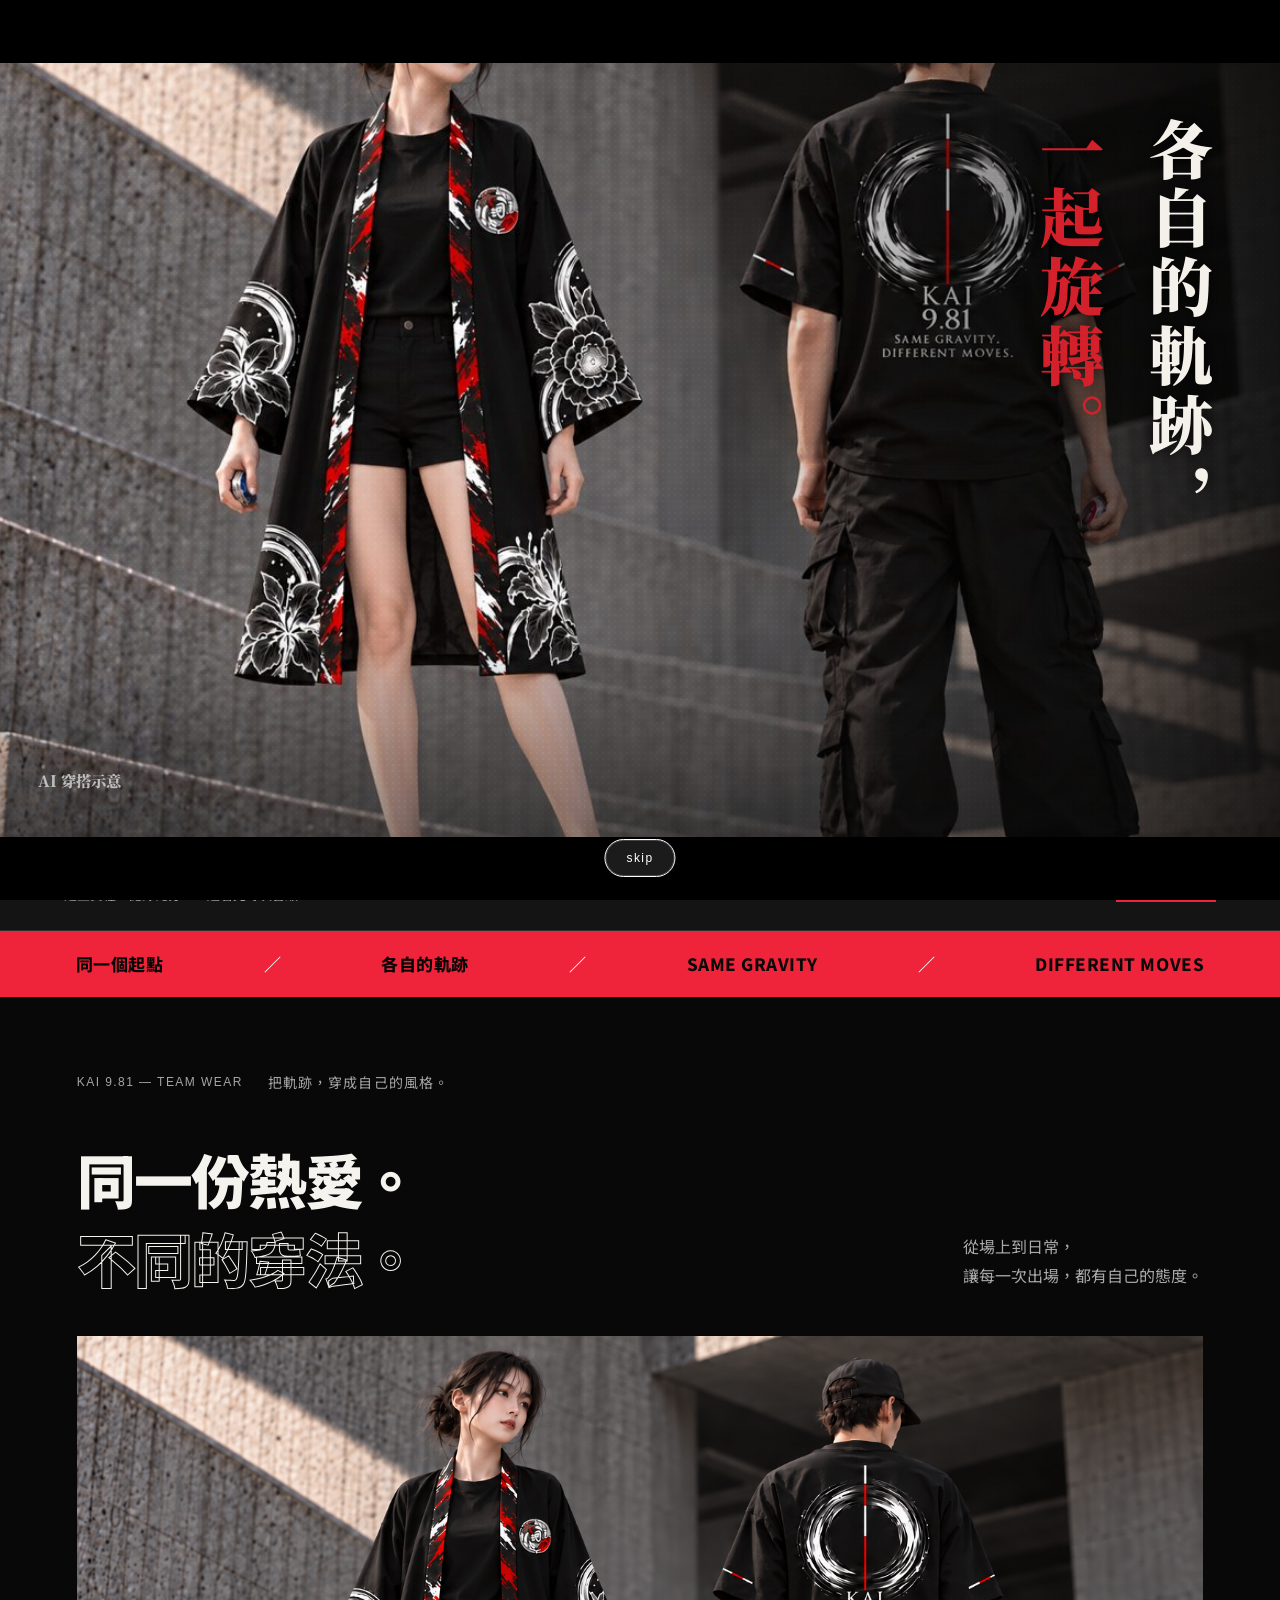
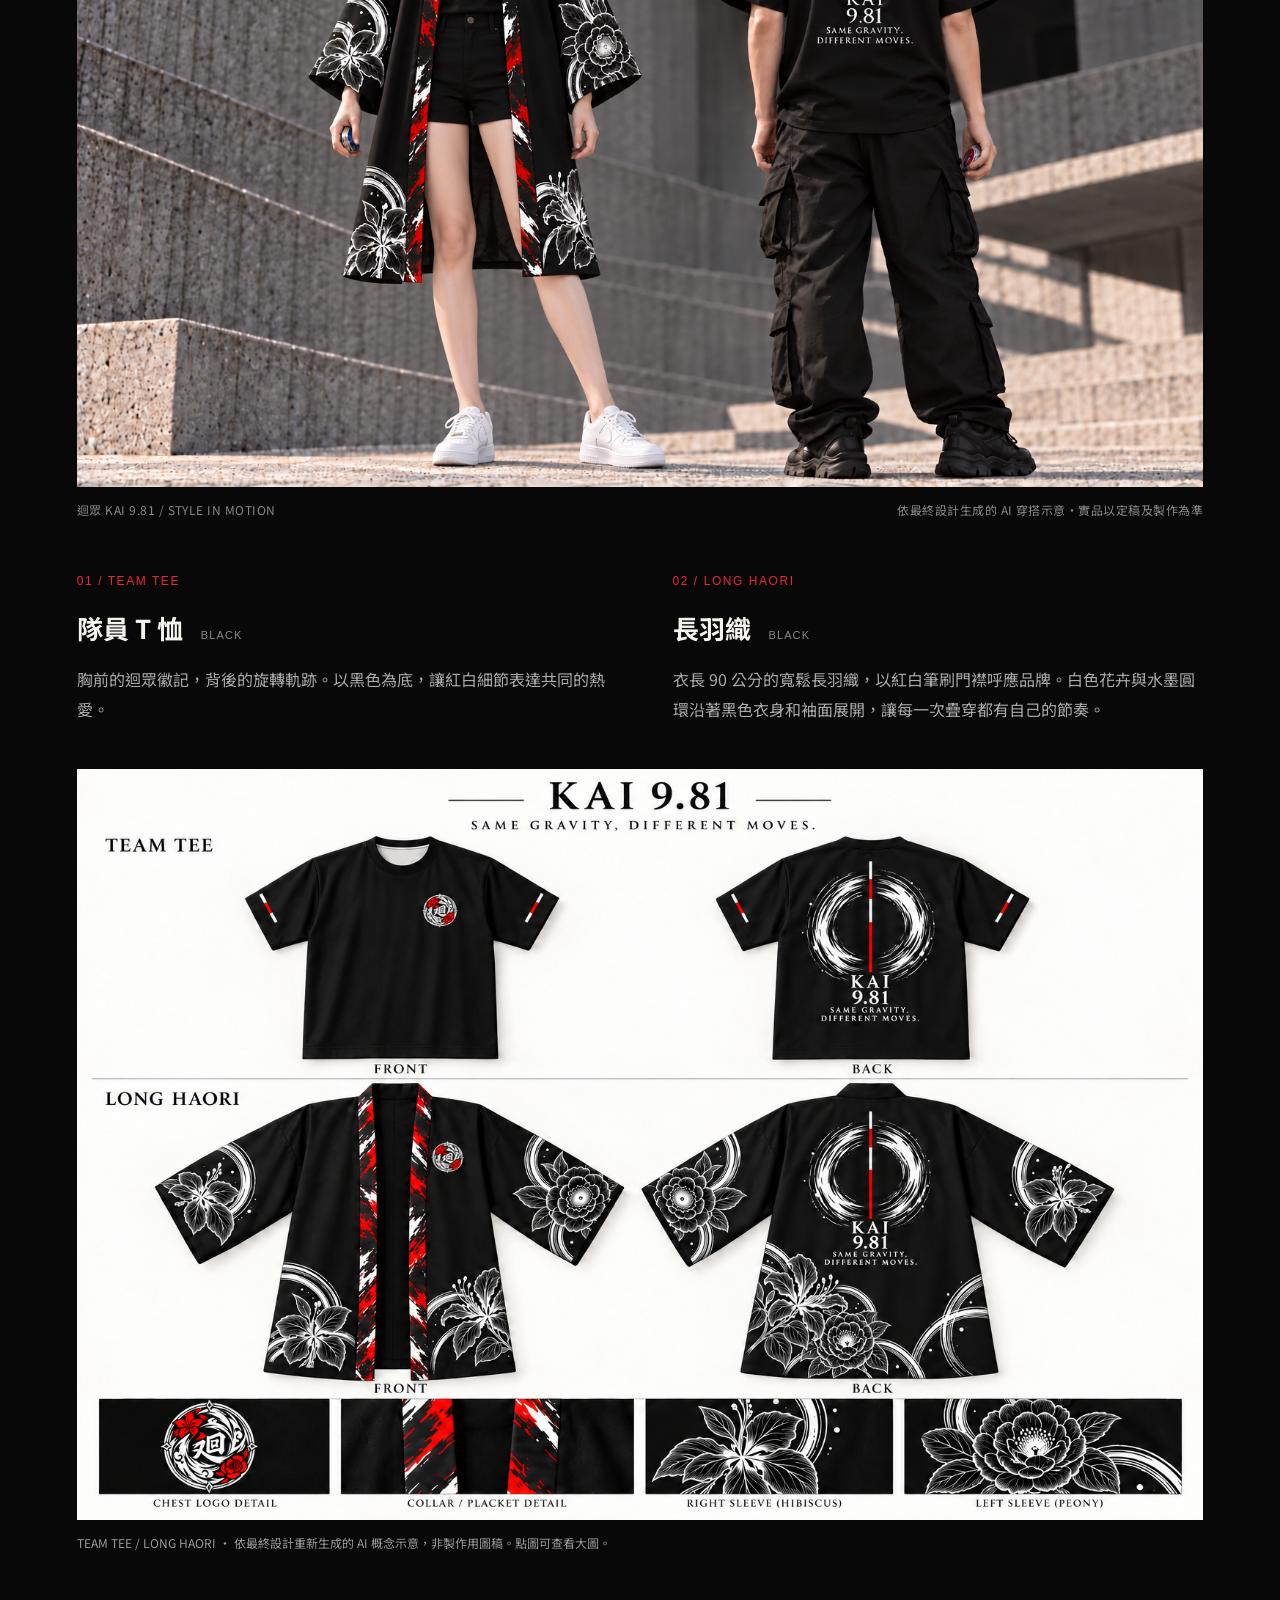
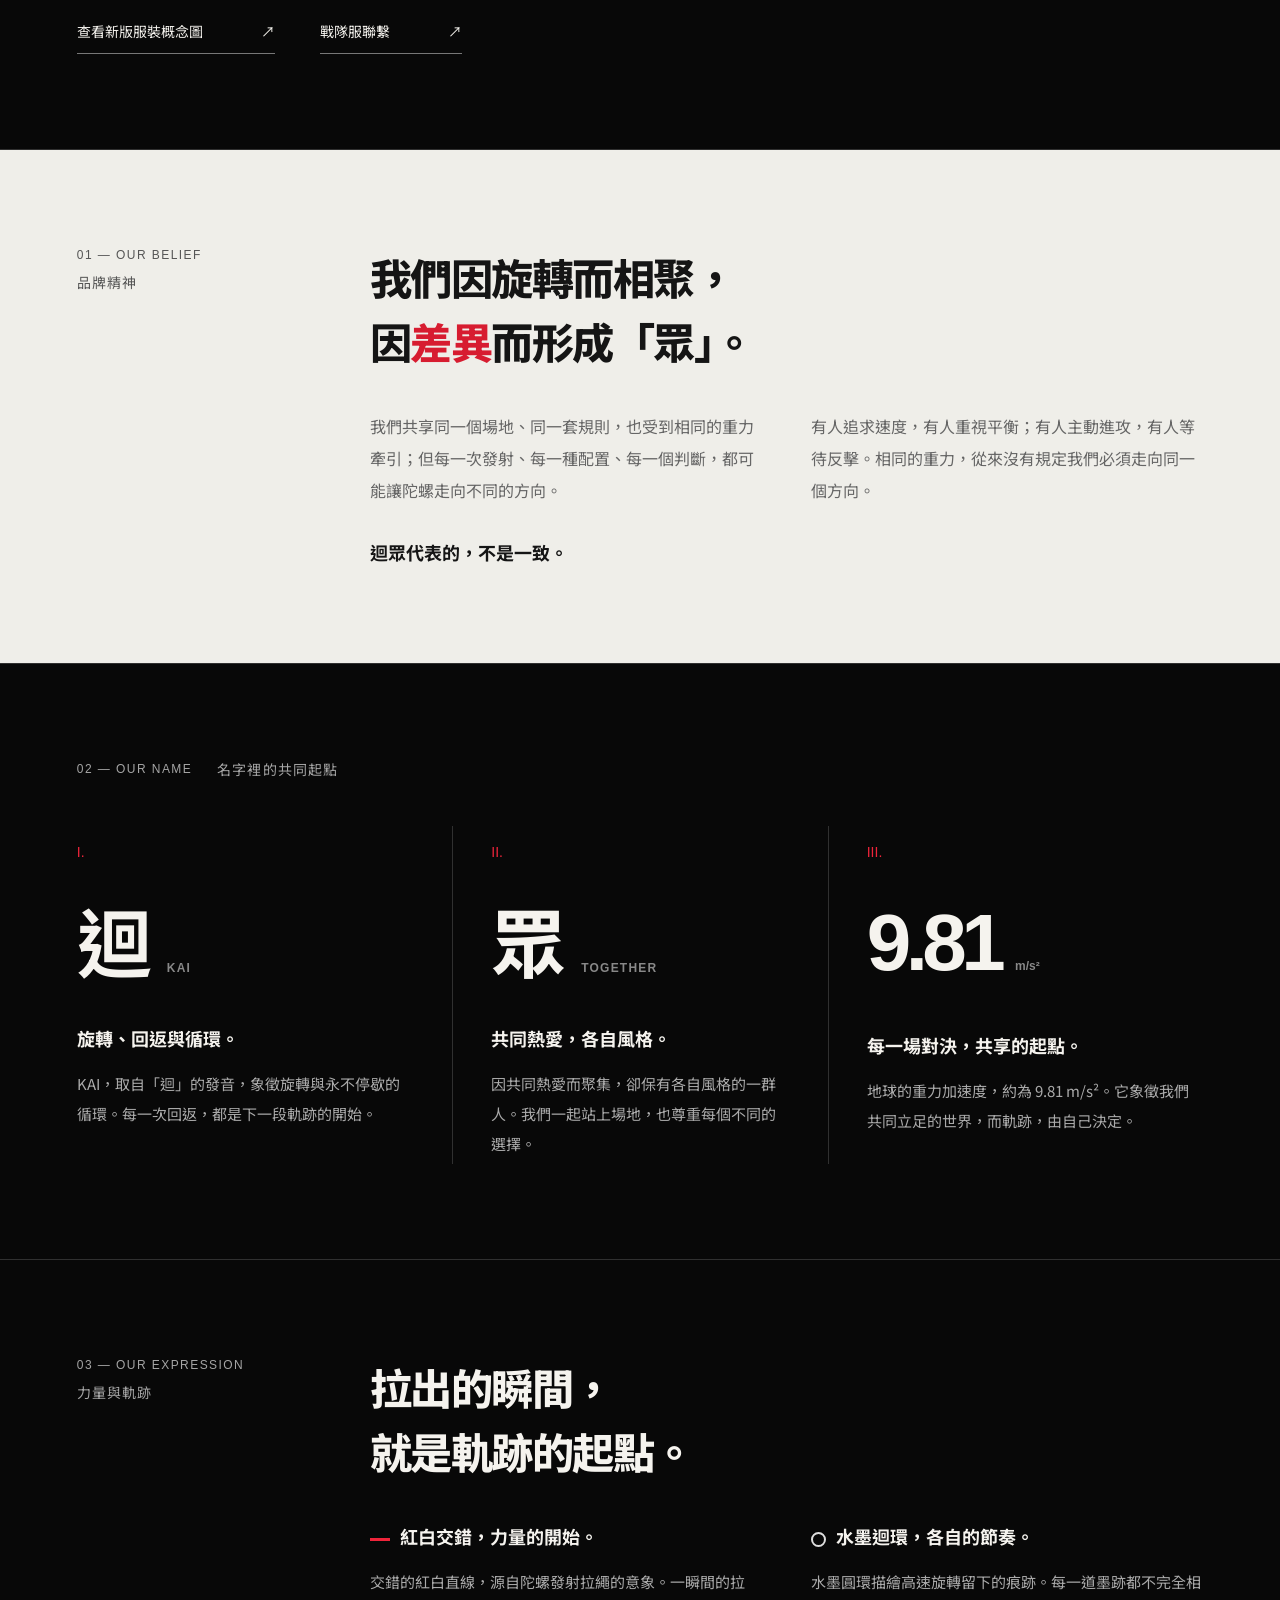
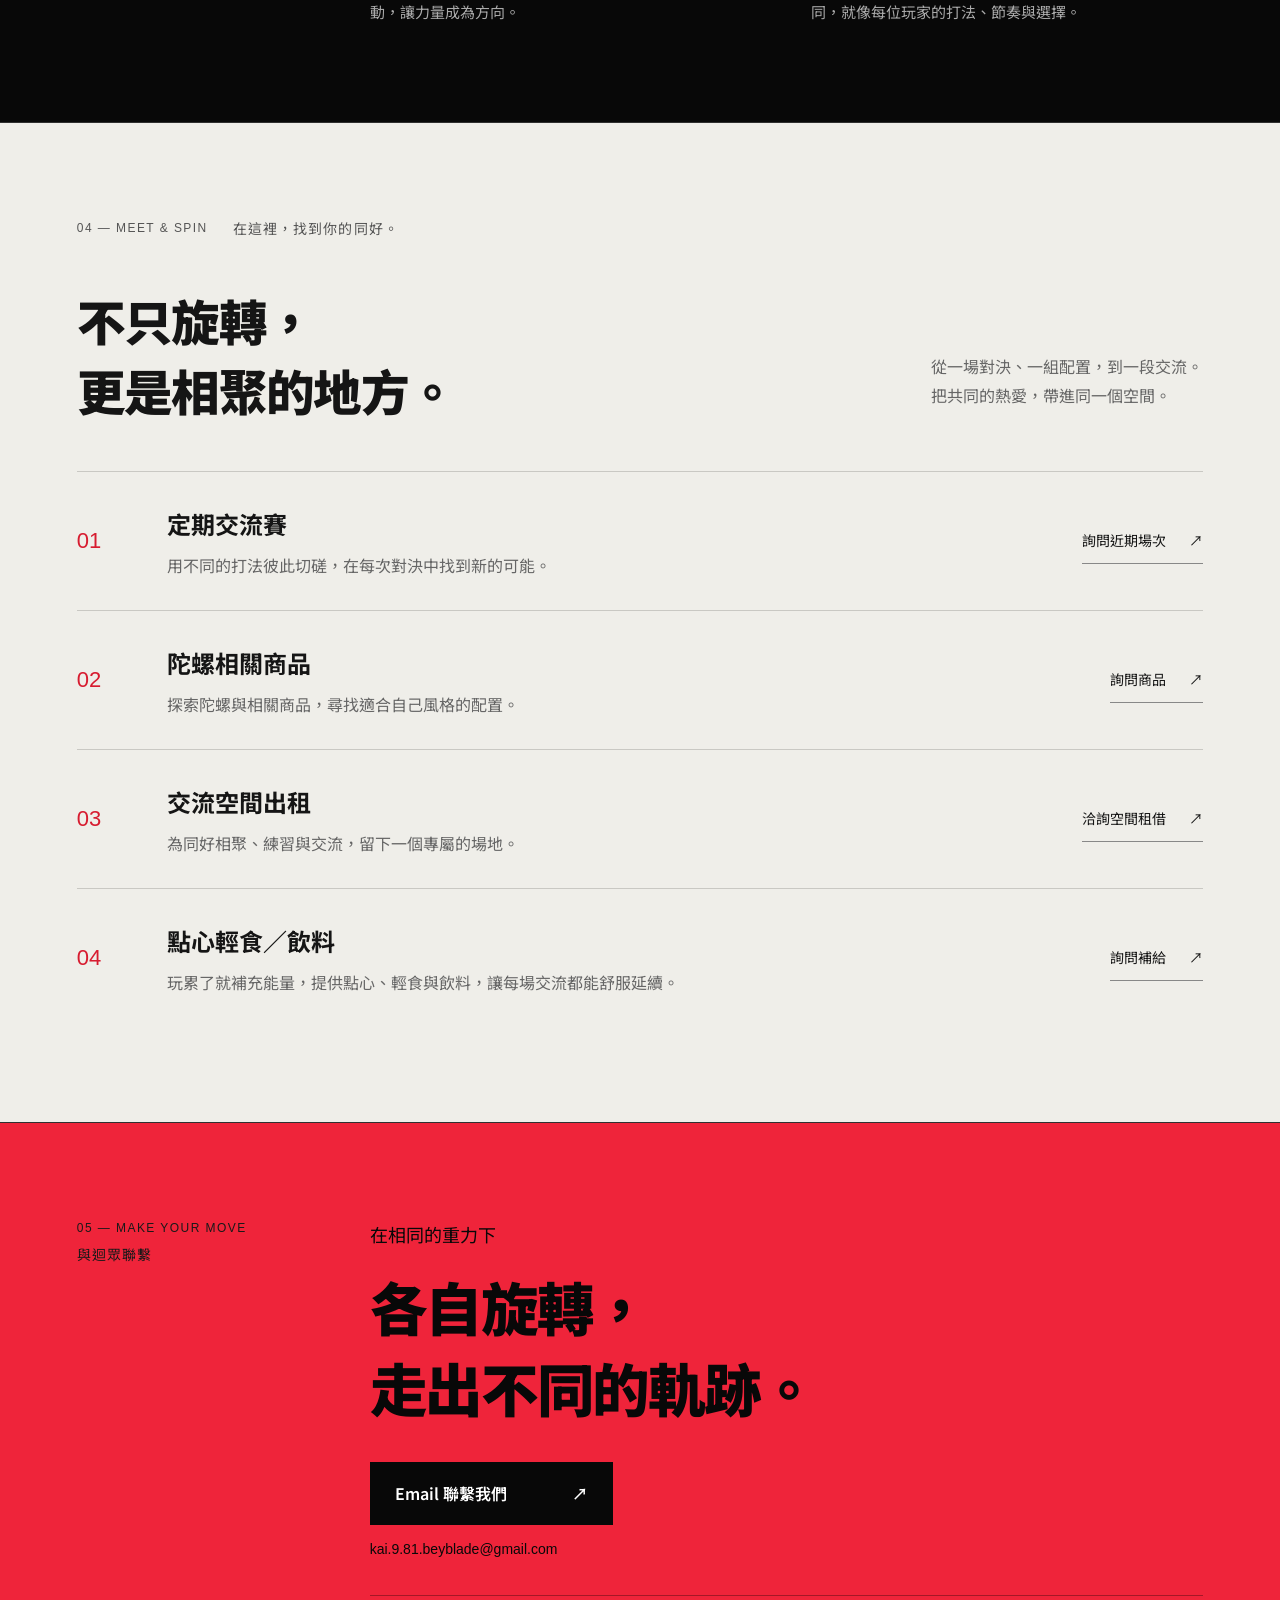
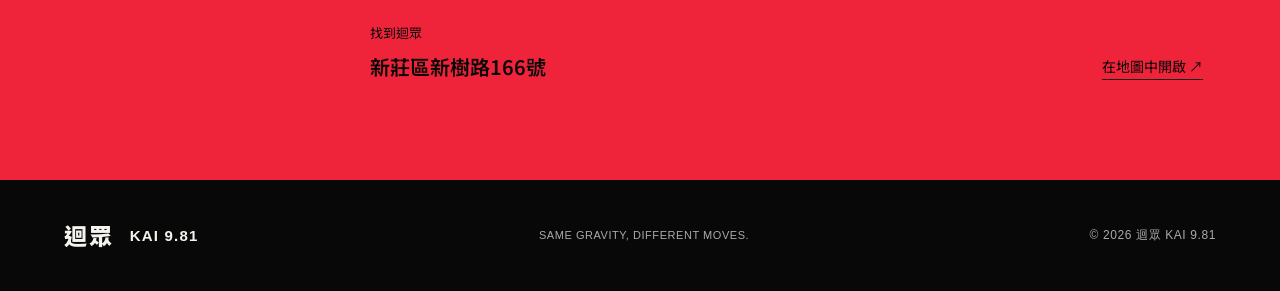
<file: index.html>
<!doctype html>
<html lang="zh-Hant">
<head>
<meta charset="utf-8"><meta name="viewport" content="width=device-width,initial-scale=1">
<title>迴眾 KAI 9.81｜同重力，不同軌跡</title>
<meta name="description" content="迴眾 KAI 9.81。因旋轉而相聚，因差異而形成眾。在相同的重力下，各自旋轉，走出不同的軌跡。">
<meta name="theme-color" content="#080808">
<link rel="icon" type="image/svg+xml" href="data:image/svg+xml,%3Csvg xmlns='http://www.w3.org/2000/svg' viewBox='0 0 64 64'%3E%3Crect width='64' height='64' rx='12' fill='%23080808'/%3E%3Ccircle cx='32' cy='32' r='22' fill='none' stroke='%23f22035' stroke-width='5'/%3E%3Ctext x='32' y='42' font-size='29' fill='white' text-anchor='middle'%3E迴%3C/text%3E%3C/svg%3E">
<link rel="stylesheet" href="style.css">
<style>.team-tools{display:flex;justify-content:space-between;align-items:center;gap:20px;flex-wrap:wrap;padding:22px 5%;border-bottom:1px solid #303030;background:#141414}.team-tools a{color:#fff;border-bottom:2px solid #ef243a;padding:8px 0}.team-tools span{font-size:13px;color:#aaa}</style>
<style>.apparel-concept{margin:44px 0 0}.apparel-concept img{display:block;width:100%;height:auto}.apparel-concept figcaption{font-size:12px;color:#999;line-height:1.8;padding:12px 0}@media(max-width:640px){.campaign img{aspect-ratio:3/2;object-fit:contain}}</style>
<style>
.intro-film[hidden]{display:none}
.intro-film{position:fixed;inset:0;z-index:10000;background:#080808}
.intro-film iframe{display:block;width:100%;height:100%;border:0}
.intro-skip{position:absolute;bottom:max(24px,env(safe-area-inset-bottom));left:50%;transform:translateX(-50%);padding:10px 20px;border:1px solid #ffffff30;border-radius:20px;background:#11111166;color:#ffffffa6;font:12px Arial,sans-serif;letter-spacing:.12em;cursor:pointer}
.intro-skip:hover,.intro-skip:focus-visible{color:#fff;background:#222c;outline:1px solid #fff}
html.intro-playing{overflow:hidden}
</style>
</head>
<body>
<div id="intro-film" class="intro-film" role="dialog" aria-label="迴眾品牌開場" aria-modal="true" hidden>
<iframe id="intro-frame" title="迴眾品牌開場動畫" sandbox="allow-scripts" referrerpolicy="no-referrer"></iframe>
<button id="intro-skip" class="intro-skip" type="button" aria-label="略過開場，進入官網">skip</button>
</div>
<a class="skip" href="#main">跳至主要內容</a>
<header><a class="wordmark" href="#" aria-label="迴眾首頁">迴眾 <span>KAI 9.81</span></a><nav aria-label="主要導覽"><a href="guide.html">戰鬥陀螺 X 入門</a><a href="g3.html">G3 賽程</a><a href="bracket.html">對戰表</a><a href="#services">服務與空間</a><a href="#wear">戰隊服飾</a><a class="nav-contact" href="mailto:kai.9.81.beyblade@gmail.com">聯繫我們 <span aria-hidden="true">↗</span></a></nav></header>
<main id="main">
<section class="hero" aria-labelledby="hero-title">
<div class="hero-top"><span>SPIN TOGETHER. MOVE YOUR WAY.</span><span>EST. IN MOTION · KAI 9.81</span></div>
<div class="hero-copy"><p class="eyebrow"><span></span>迴眾 KAI 9.81</p><h1 id="hero-title">同重力，<br>不同<span class="outline">軌跡。</span></h1><p class="english">SAME GRAVITY,<br>DIFFERENT MOVES.</p><p class="intro">在相同的重力之下，每一次旋轉，<br>都會留下屬於自己的軌跡。</p><a class="text-link" href="#belief">探索迴眾 <span aria-hidden="true">↓</span></a></div>
<div class="hero-art"><div class="cord cord-one"></div><div class="cord cord-two"></div><div class="logo-window"><img src="kai-logo.jpg" alt="迴眾品牌標誌：紅花與白色旋紋環繞書法迴字" width="630" height="651" fetchpriority="high"></div><span class="art-note">ONE GRAVITY. INFINITE POSSIBILITIES.</span></div>
<div class="hero-bottom"><span>01 / THE STARTING POINT</span><span>向下探索 <span aria-hidden="true">↓</span></span></div>
</section>
<section class="team-tools" aria-label="戰隊工具"><div><strong>戰隊對戰表</strong><br><span>建立賽程、記錄比分，一起看見每次晉級。</span></div><a href="bracket.html">開啟對戰表 ↗</a></section>
<div class="statement-strip" aria-hidden="true"><span>同一個起點</span><b>／</b><span>各自的軌跡</span><b>／</b><span>SAME GRAVITY</span><b>／</b><span>DIFFERENT MOVES</span></div>
<section class="lookbook section" id="wear"><div class="section-label">KAI 9.81 — TEAM WEAR <span>把軌跡，穿成自己的風格。</span></div><div class="lookbook-heading"><h2>同一份熱愛。<br><span class="outline">不同的穿法。</span></h2><p>從場上到日常，<br>讓每一次出場，都有自己的態度。</p></div><figure class="campaign"><img src="kai-campaign-approved-20261028.png" alt="迴眾戰隊服穿搭形象：女模特兒穿長羽織、及腰短 T、黑色短褲與白球鞋，男模特兒展示隊員 T 恤背面，兩人自然手持陀螺" width="1536" height="1024" loading="lazy"><figcaption><span>迴眾 KAI 9.81 / STYLE IN MOTION</span><span>依最終設計生成的 AI 穿搭示意・實品以定稿及製作為準</span></figcaption></figure><div class="wear-grid"><article><span class="wear-type">01 / TEAM TEE</span><h3>隊員 T 恤<span>BLACK</span></h3><p>胸前的迴眾徽記，背後的旋轉軌跡。以黑色為底，讓紅白細節表達共同的熱愛。</p></article><article><span class="wear-type">02 / LONG HAORI</span><h3>長羽織<span>BLACK</span></h3><p>衣長 90 公分的寬鬆長羽織，以紅白筆刷門襟呼應品牌。白色花卉與水墨圓環沿著黑色衣身和袖面展開，讓每一次疊穿都有自己的節奏。</p></article></div><figure class="apparel-concept"><a href="apparel-concept-corrected-20261028.png" target="_blank" rel="noopener"><img src="apparel-concept-corrected-20261028.png" alt="迴眾新版服裝概念圖：黑色隊員短 T 與白色花卉長羽織的正背面及圖案細節" width="1536" height="1024" loading="lazy"></a><figcaption>TEAM TEE / LONG HAORI · 依最終設計重新生成的 AI 概念示意，非製作用圖稿。點圖可查看大圖。</figcaption></figure><div class="wear-actions"><a class="text-link" href="apparel-concept-corrected-20261028.png" target="_blank" rel="noopener">查看新版服裝概念圖 <span aria-hidden="true">↗</span></a><a class="text-link" href="mailto:kai.9.81.beyblade@gmail.com?subject=%E8%BF%B4%E7%9C%BE%E6%88%B0%E9%9A%8A%E6%9C%8D%E8%81%AF%E7%B9%AB">戰隊服聯繫 <span aria-hidden="true">↗</span></a></div></section>
<section class="belief section" id="belief"><div class="section-label">01 — OUR BELIEF <span>品牌精神</span></div><div class="belief-body"><h2>我們因旋轉而相聚，<br>因<span class="red">差異</span>而形成「眾」。</h2><div class="two-column"><p>我們共享同一個場地、同一套規則，也受到相同的重力牽引；但每一次發射、每一種配置、每一個判斷，都可能讓陀螺走向不同的方向。</p><p>有人追求速度，有人重視平衡；有人主動進攻，有人等待反擊。相同的重力，從來沒有規定我們必須走向同一個方向。</p></div><p class="belief-end">迴眾代表的，不是一致。</p></div></section>
<section class="identity section" id="identity"><div class="section-label">02 — OUR NAME <span>名字裡的共同起點</span></div><div class="identity-grid"><article><span class="index">I.</span><h2>迴<span>KAI</span></h2><h3>旋轉、回返與循環。</h3><p>KAI，取自「迴」的發音，象徵旋轉與永不停歇的循環。每一次回返，都是下一段軌跡的開始。</p></article><article><span class="index">II.</span><h2>眾<span>TOGETHER</span></h2><h3>共同熱愛，各自風格。</h3><p>因共同熱愛而聚集，卻保有各自風格的一群人。我們一起站上場地，也尊重每個不同的選擇。</p></article><article class="gravity"><span class="index">III.</span><h2>9.81<span>m/s²</span></h2><h3>每一場對決，共享的起點。</h3><p>地球的重力加速度，約為 9.81 m/s²。它象徵我們共同立足的世界，而軌跡，由自己決定。</p></article></div></section>
<section class="visual-story section"><div class="section-label">03 — OUR EXPRESSION <span>力量與軌跡</span></div><div class="visual-body"><h2>拉出的瞬間，<br>就是軌跡的起點。</h2><div class="two-column"><div><h3><span class="small-line"></span>紅白交錯，力量的開始。</h3><p>交錯的紅白直線，源自陀螺發射拉繩的意象。一瞬間的拉動，讓力量成為方向。</p></div><div><h3><span class="small-ring"></span>水墨迴環，各自的節奏。</h3><p>水墨圓環描繪高速旋轉留下的痕跡。每一道墨跡都不完全相同，就像每位玩家的打法、節奏與選擇。</p></div></div></div></section>
<section class="services section" id="services"><div class="section-label">04 — MEET & SPIN <span>在這裡，找到你的同好。</span></div><div class="services-title"><h2>不只旋轉，<br>更是相聚的地方。</h2><p>從一場對決、一組配置，到一段交流。<br>把共同的熱愛，帶進同一個空間。</p></div><div class="service-list"><article><span class="service-number">01</span><div><h3>定期交流賽</h3><p>用不同的打法彼此切磋，在每次對決中找到新的可能。</p></div><a href="mailto:kai.9.81.beyblade@gmail.com?subject=%E4%BA%A4%E6%B5%81%E8%B3%BD%E8%A9%A2%E5%95%8F">詢問近期場次 <span aria-hidden="true">↗</span></a></article><article><span class="service-number">02</span><div><h3>陀螺相關商品</h3><p>探索陀螺與相關商品，尋找適合自己風格的配置。</p></div><a href="mailto:kai.9.81.beyblade@gmail.com?subject=%E9%99%80%E8%9E%BA%E5%95%86%E5%93%81%E8%A9%A2%E5%95%8F">詢問商品 <span aria-hidden="true">↗</span></a></article><article><span class="service-number">03</span><div><h3>交流空間出租</h3><p>為同好相聚、練習與交流，留下一個專屬的場地。</p></div><a href="mailto:kai.9.81.beyblade@gmail.com?subject=%E7%A9%BA%E9%96%93%E7%A7%9F%E5%80%9F%E8%A9%A2%E5%95%8F">洽詢空間租借 <span aria-hidden="true">↗</span></a></article><article><span class="service-number">04</span><div><h3>點心輕食／飲料</h3><p>玩累了就補充能量，提供點心、輕食與飲料，讓每場交流都能舒服延續。</p></div><a href="mailto:kai.9.81.beyblade@gmail.com?subject=%E9%BB%9E%E5%BF%83%E8%BC%95%E9%A3%9F%E8%88%87%E9%A3%B2%E6%96%99%E8%A9%A2%E5%95%8F">詢問補給 <span aria-hidden="true">↗</span></a></article></div></section>
<section class="contact section" id="contact"><div class="section-label">05 — MAKE YOUR MOVE <span>與迴眾聯繫</span></div><div class="contact-body"><p>在相同的重力下</p><h2>各自旋轉，<br>走出不同的軌跡。</h2><a class="contact-button" href="mailto:kai.9.81.beyblade@gmail.com">Email 聯繫我們 <span aria-hidden="true">↗</span></a><a class="email" href="mailto:kai.9.81.beyblade@gmail.com">kai.9.81.beyblade@gmail.com</a><div class="location"><span>找到迴眾</span><address>新莊區新樹路166號</address><a href="https://www.google.com/maps/search/?api=1&amp;query=%E6%96%B0%E8%8E%8A%E5%8D%80%E6%96%B0%E6%A8%B9%E8%B7%AF166%E8%99%9F" target="_blank" rel="noopener">在地圖中開啟 <span aria-hidden="true">↗</span></a></div></div></section>
</main><footer><a class="wordmark" href="#">迴眾 <span>KAI 9.81</span></a><p>SAME GRAVITY, DIFFERENT MOVES.</p><span>© <span id="year">2026</span> 迴眾 KAI 9.81</span></footer>
<script src="intro.js?v=episode01-20261031"></script>
</body></html>
</file>
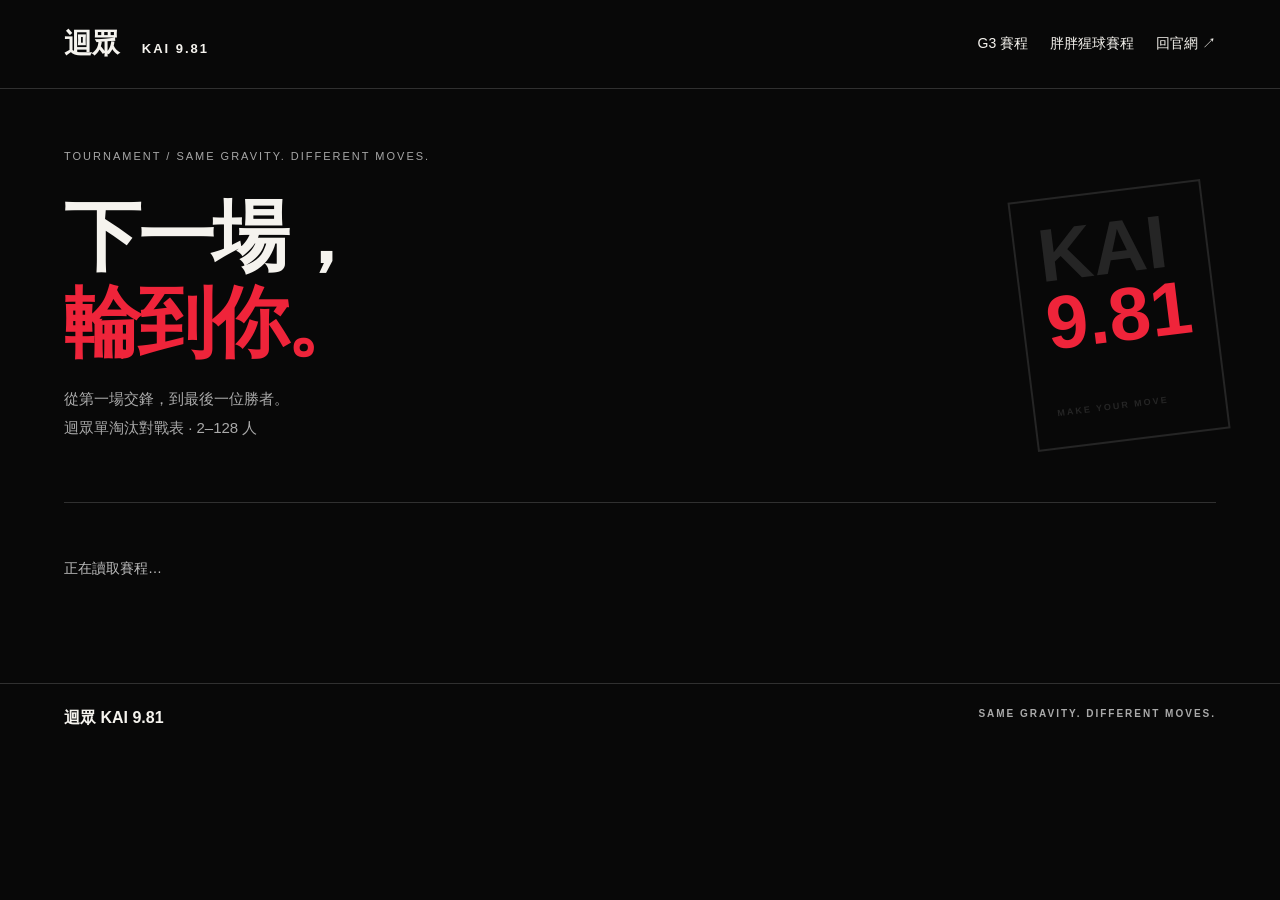
<file: b/index.html>
<!doctype html>
<html lang="zh-Hant"><head><meta charset="utf-8"><meta name="viewport" content="width=device-width,initial-scale=1"><meta name="referrer" content="no-referrer"><meta name="theme-color" content="#080808"><title>對戰表｜迴眾 KAI 9.81</title><link rel="stylesheet" href="../bracket.css?v=3"><script src="../bracket.js?v=20261122-delete" defer></script></head>
<body><header><a class="brand" href="../index.html">迴眾 <span>KAI 9.81</span></a><nav><a href="../g3.html">G3 賽程</a><a href="../pangschedule.html">胖胖猩球賽程</a><a href="../index.html">回官網 ↗</a></nav></header>
<main><section class="hero"><p class="eyebrow">TOURNAMENT / SAME GRAVITY. DIFFERENT MOVES.</p><div class="hero-row"><div><h1>下一場，<br><em>輪到你。</em></h1><p class="intro">從第一場交鋒，到最後一位勝者。<br>迴眾單淘汰對戰表 · 2–128 人</p></div><div class="stamp">KAI<span>9.81</span><small>MAKE YOUR MOVE</small></div></div></section>
<section id="landing" hidden><div class="section-head"><h2>公開賽程</h2><span>選擇一場，觀看即時晉級</span></div><div id="events" class="events"></div><aside><h3>管理員建立賽程</h3><p>私訊迴眾 KM Bot：<code>建立賽程 賽事名稱</code>，取得專屬編輯連結後設定名單。編輯連結請勿轉傳；觀賽連結可分享給成員。</p></aside></section>
<section id="tournament" hidden><div class="section-head"><div><p class="eyebrow" id="mode"></p><h2 id="title"></h2></div><div class="actions"><button id="edit-roster" hidden>編輯參賽者／號碼牌</button><button id="delete-bracket" hidden>刪除賽程</button><button id="share">複製觀賽連結</button><button id="refresh">重新整理</button><button id="print">列印／PDF</button></div></div><p id="meta"></p><div id="champion" class="champion" hidden></div>
<form id="setup" hidden><h3>01 / 設定對戰名單</h3><label>賽事名稱<input id="name" maxlength="80" required></label><label>參賽者（一行一位；可填「號碼 姓名」，例如 1 漢克）<textarea id="players" rows="9" placeholder="漢克&#10;子評&#10;寶哥&#10;佩嘉" required></textarea></label><div class="actions"><button type="button" id="shuffle">隨機排列名單</button><button class="primary" type="submit">儲存名單／發布 →</button></div><p class="hint">依號碼牌配對：1 對 2、3 對 4、5 對 6。未填號碼則依行序編號；空缺號碼輪空。編輯名單會清除全部晉級結果，觀賽連結保持不變。請使用暱稱。</p></form>
<div class="actions view-tools"><button id="fit">符合螢幕</button><button id="actual">原始大小</button><label>縮放 <input id="zoom" type="range" min="1" max="150" value="100"><output id="zoom-value">100%</output></label><button id="fullscreen">全螢幕</button></div><div id="viewport" tabindex="0" aria-label="橫向對戰表，可縮放及捲動"><div id="canvas"><div id="board" class="board"></div></div></div><p class="hint">單淘汰制 · 管理員點選勝者晉級 · 無季軍戰（準決賽敗者並列第三）</p></section>
<p id="status" role="status" aria-live="polite">正在讀取賽程…</p>
</main><footer>迴眾 KAI 9.81 <span>SAME GRAVITY. DIFFERENT MOVES.</span></footer>
</body></html>
</file>
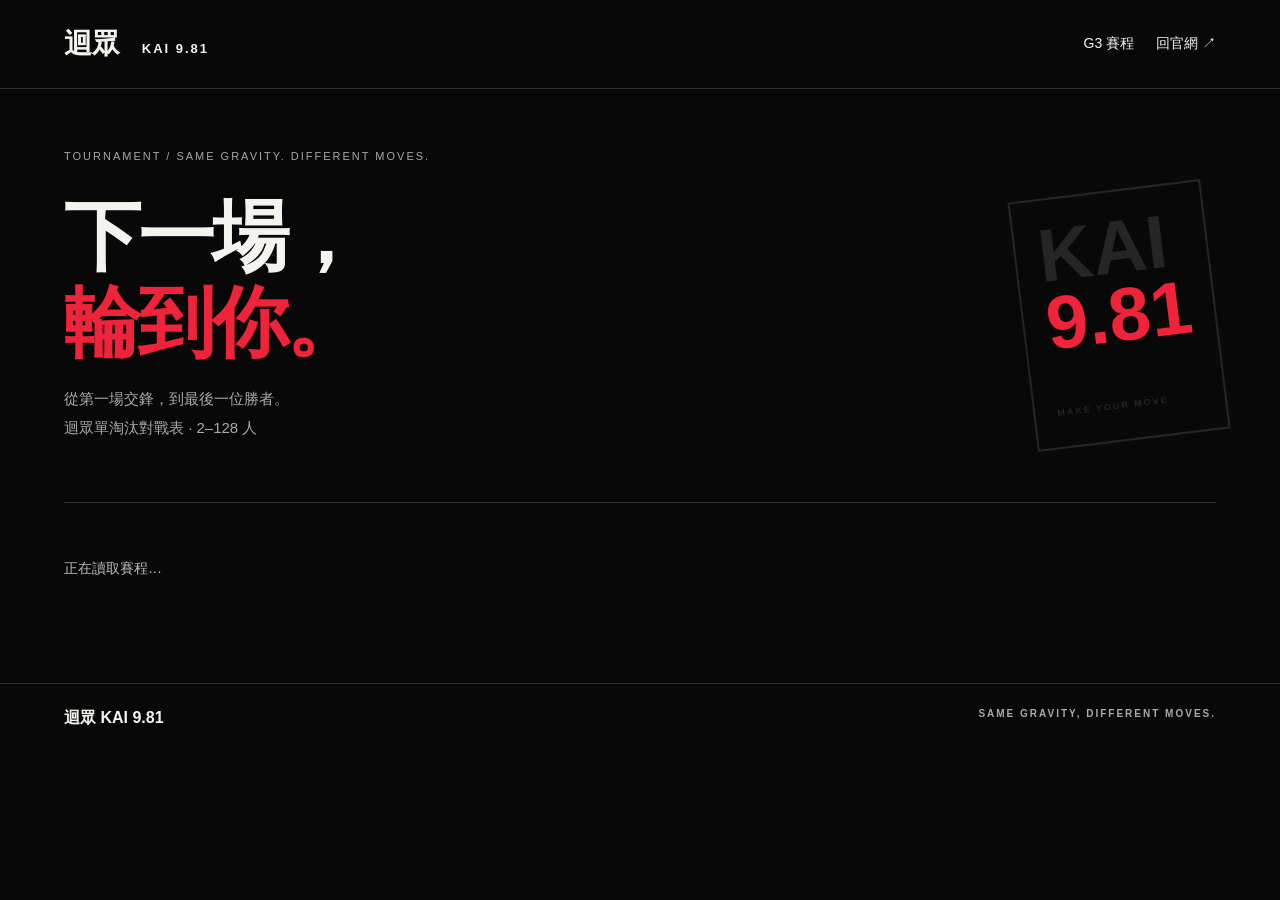
<file: bracket.html>
<!doctype html>
<html lang="zh-Hant"><head><meta charset="utf-8"><meta name="viewport" content="width=device-width,initial-scale=1"><meta name="referrer" content="no-referrer"><meta name="theme-color" content="#080808"><title>對戰表｜迴眾 KAI 9.81</title><link rel="stylesheet" href="bracket.css?v=3"><script src="bracket.js?v=20261122-multiphase" defer></script></head>
<body><header><a class="brand" href="index.html">迴眾 <span>KAI 9.81</span></a><nav><a href="g3.html">G3 賽程</a><a href="index.html">回官網 ↗</a></nav></header>
<main><section class="hero"><p class="eyebrow">TOURNAMENT / SAME GRAVITY. DIFFERENT MOVES.</p><div class="hero-row"><div><h1>下一場，<br><em>輪到你。</em></h1><p class="intro">從第一場交鋒，到最後一位勝者。<br>迴眾單淘汰對戰表 · 2–128 人</p></div><div class="stamp">KAI<span>9.81</span><small>MAKE YOUR MOVE</small></div></div></section>
<section id="landing" hidden><div class="section-head"><h2>公開賽程</h2><span>選擇一場，觀看即時晉級</span></div><div id="events" class="events"></div><aside><h3>管理員建立賽程</h3><p>私訊迴眾 KM Bot：<code>建立賽程 賽事名稱</code>，取得專屬編輯連結後設定名單。編輯連結請勿轉傳；觀賽連結可分享給成員。</p></aside></section>
<section id="tournament" hidden><div class="section-head"><div><p class="eyebrow" id="mode"></p><h2 id="title"></h2></div><div class="actions"><button id="edit-roster" hidden>編輯參賽者／號碼牌</button><button id="delete-bracket" hidden>刪除賽程</button><button id="share">複製觀賽連結</button><button id="refresh">重新整理</button><button id="print">列印／PDF</button></div></div><p id="meta"></p><div id="champion" class="champion" hidden></div>
<form id="setup" hidden><h3>01 / 設定對戰名單</h3><label>賽事名稱<input id="name" maxlength="80" required></label><label>參賽者（一行一位；可填「號碼 姓名」，例如 1 漢克）<textarea id="players" rows="9" placeholder="漢克&#10;子評&#10;寶哥&#10;佩嘉" required></textarea></label><div class="actions"><button type="button" id="shuffle">隨機排列名單</button><button class="primary" type="submit">儲存名單／發布 →</button></div><p class="hint">依號碼牌配對：1 對 2、3 對 4、5 對 6。未填號碼則依行序編號；空缺號碼輪空。編輯名單會清除全部晉級結果，觀賽連結保持不變。請使用暱稱。</p></form>
<div class="actions view-tools"><button id="fit">符合螢幕</button><button id="actual">原始大小</button><label>縮放 <input id="zoom" type="range" min="1" max="150" value="100"><output id="zoom-value">100%</output></label><button id="fullscreen">全螢幕</button></div><div id="viewport" tabindex="0" aria-label="橫向對戰表，可縮放及捲動"><div id="canvas"><div id="board" class="board"></div></div></div><p class="hint">單淘汰制 · 管理員點選勝者晉級 · 無季軍戰（準決賽敗者並列第三）</p></section>
<p id="status" role="status" aria-live="polite">正在讀取賽程…</p>
</main><footer>迴眾 KAI 9.81 <span>SAME GRAVITY, DIFFERENT MOVES.</span></footer>
</body></html>
</file>
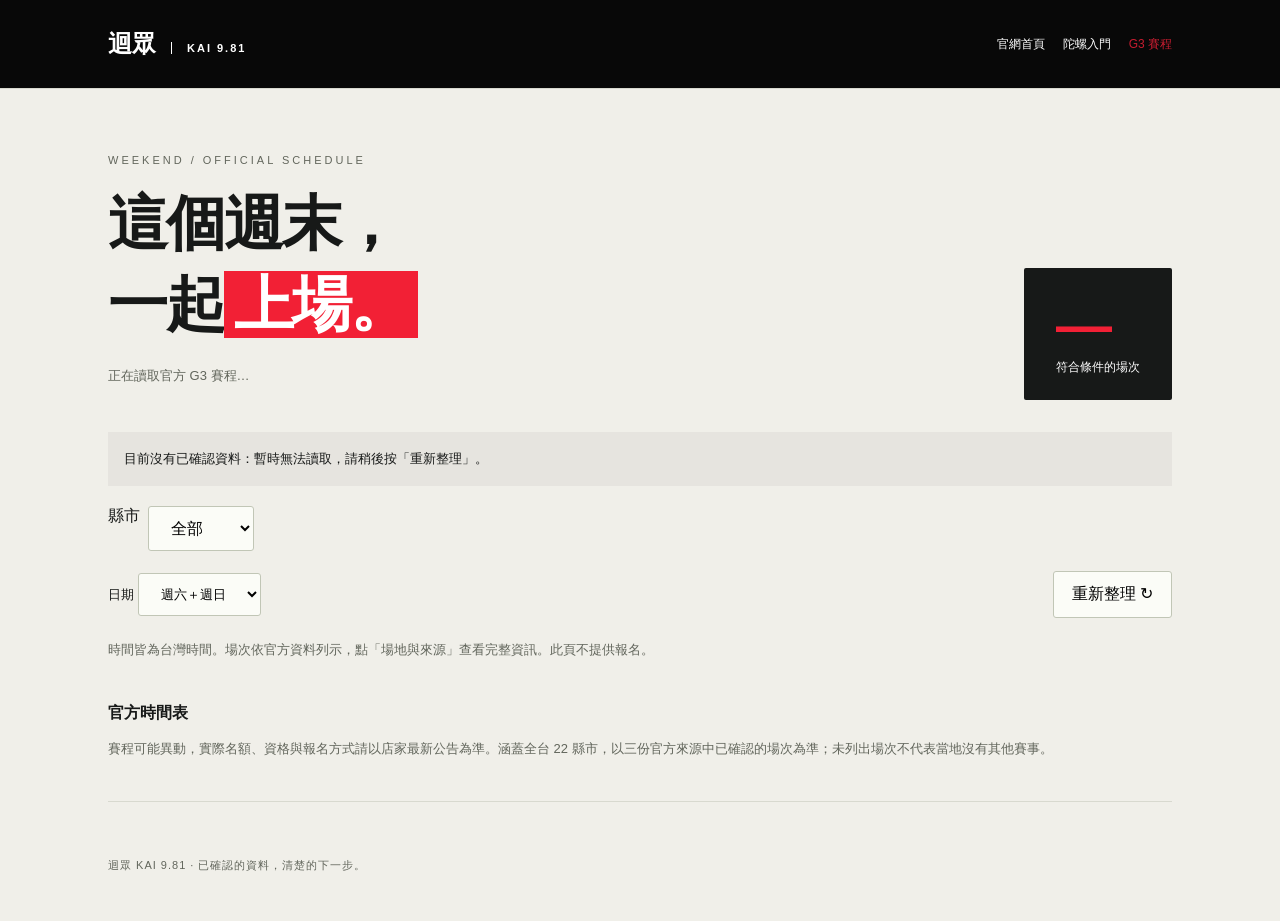
<file: g3.html>
<!doctype html><html lang="zh-Hant"><head><meta charset="utf-8"><meta name="viewport" content="width=device-width,initial-scale=1"><meta name="theme-color" content="#171918"><title>本週 G3 賽程｜迴眾 KAI 9.81</title><style>
:root{font-family:Arial,"Microsoft JhengHei",sans-serif;color:#171918;background:#f0efe9}*{box-sizing:border-box}body{margin:0}header,main,footer{max-width:1120px;margin:auto;padding:28px}header{display:flex;justify-content:space-between;border-bottom:1px solid #d8d9cf;align-items:center}.brand{font-size:24px;font-weight:900}.brand small{font-size:11px;letter-spacing:2px;border-left:1px solid;margin-left:15px;padding-left:15px}.tag{font-size:10px;letter-spacing:2px}.hero{display:grid;grid-template-columns:1fr auto;gap:20px;align-items:end;padding:26px 0 32px}.eyebrow{font-size:11px;letter-spacing:3px;color:#62665c}h1{font-size:clamp(36px,6vw,60px);letter-spacing:-2px;margin:18px 0}h1 span{background:#f22035;padding:0 10px}.note{color:#62665c;font-size:13px;line-height:1.8}.total{background:#171918;color:#f22035;padding:24px 32px;border-radius:2px}.total strong{display:block;font-size:56px}.total span{font-size:12px}nav{display:flex;flex-wrap:wrap;gap:8px;margin:20px 0}button,select{font:inherit;border:1px solid #c1c6b6;background:#fbfcf7;padding:12px 18px;border-radius:3px;cursor:pointer}button[aria-pressed=true]{background:#171918;color:#f22035;border-color:#171918}button:focus-visible,select:focus-visible,a:focus-visible{outline:3px solid #f22035;outline-offset:3px}.tools{display:flex;justify-content:space-between;align-items:center;gap:12px;margin-bottom:20px}.tools label{font-size:13px}#status{padding:16px;background:#e5e8da;line-height:1.7;font-size:13px}table{border-collapse:collapse;width:100%;background:#fbfcf7;text-align:left}caption{text-align:left;padding:18px 0;font-weight:bold}th{font-size:11px;letter-spacing:1px;background:#171918;color:#f22035;padding:16px}td{padding:20px 16px;border-bottom:1px solid #d8d9cf;font-size:13px;line-height:1.7;vertical-align:top}td:nth-child(2){min-width:200px}td strong{display:block;font-size:16px}a{color:#be1729;text-underline-offset:4px}details{margin-top:10px}summary{cursor:pointer;color:#b51c2d}details p{font-size:12px;margin:8px 0;overflow-wrap:anywhere}.links{display:flex;gap:14px;flex-wrap:wrap;margin-top:10px}.sources{padding:28px 0;border-bottom:1px solid #d8d9cf}.sources a{display:inline-block;margin:8px 18px 8px 0;font-size:13px}footer{font-size:11px;color:#62665c;letter-spacing:1px;padding-bottom:48px}.empty{padding:36px;text-align:center;border:1px dashed #b9bfac}.hidden,[hidden]{display:none!important}@media(max-width:650px){header,main,footer{padding:20px}.tag{display:none}.hero{align-items:center}.total{padding:18px}.total strong{font-size:36px}h1{font-size:36px}nav button{flex:1;padding:11px}thead{display:none}table,tbody,tr,td{display:block}tr{margin-bottom:16px;border:1px solid #d8d9cf;padding:6px 16px}td{border:0;padding:8px 0}td:first-child{color:#b51c2d;font-weight:bold;border-bottom:1px solid #d8d9cf}td:nth-child(3):before{content:'組別／名額　';color:#777970}td:nth-child(4):before{content:'報名　';color:#777970}.tools{flex-wrap:wrap}.hero .note{font-size:11px}}
.brand{text-decoration:none;color:inherit}.site-nav{display:flex;gap:18px;font-size:12px}.site-nav a{color:inherit;text-decoration:none}.site-nav a[aria-current]{color:#c71d30}header{background:#080808;color:#fff;max-width:none;padding-left:max(28px,calc((100vw - 1064px)/2));padding-right:max(28px,calc((100vw - 1064px)/2))}h1 span{color:#fff}.total{color:#fff}.total strong{color:#f22035}th{color:#fff}button[aria-pressed=true]{background:#be1729;color:#fff;border-color:#be1729}#status{background:#e6e4df}@media(max-width:650px){header{padding:20px;flex-wrap:wrap;gap:20px}.site-nav{gap:20px}nav button{color:inherit}button[aria-pressed=true]{color:#fff}} </style></head><body><header><a class="brand" href="index.html" aria-label="回迴眾官網首頁">迴眾<small>KAI 9.81</small></a><div class="site-nav"><a href="index.html">官網首頁</a><a href="guide.html">陀螺入門</a><a href="g3.html" aria-current="page">G3 賽程</a></div></header><main><section class="hero"><div><p class="eyebrow">WEEKEND / OFFICIAL SCHEDULE</p><h1>這個週末，<br>一起<span>上場。</span></h1><p id="period" class="note">正在讀取官方 G3 賽程…</p></div><div class="total"><strong id="count">—</strong><span>符合條件的場次</span></div></section><div id="status" role="status" aria-live="polite">讀取中…</div><nav aria-label="篩選地區"><label for="region">縣市 </label><select id="region"><option value="全部">全部</option><option value="基隆市">基隆市</option><option value="臺北市">臺北市</option><option value="新北市">新北市</option><option value="桃園市">桃園市</option><option value="新竹市">新竹市</option><option value="新竹縣">新竹縣</option><option value="苗栗縣">苗栗縣</option><option value="臺中市">臺中市</option><option value="彰化縣">彰化縣</option><option value="南投縣">南投縣</option><option value="雲林縣">雲林縣</option><option value="嘉義市">嘉義市</option><option value="嘉義縣">嘉義縣</option><option value="臺南市">臺南市</option><option value="高雄市">高雄市</option><option value="屏東縣">屏東縣</option><option value="宜蘭縣">宜蘭縣</option><option value="花蓮縣">花蓮縣</option><option value="臺東縣">臺東縣</option><option value="澎湖縣">澎湖縣</option><option value="金門縣">金門縣</option><option value="連江縣">連江縣</option><option value="樹林區">樹林區</option></select></nav><div class="tools"><label>日期 <select id="date"><option value="">週六＋週日</option></select></label><button id="refresh">重新整理 ↻</button></div><p class="note">時間皆為台灣時間。場次依官方資料列示，點「場地與來源」查看完整資訊。此頁不提供報名。</p><div id="list" aria-live="polite"></div><section class="sources"><strong>官方時間表</strong><div id="sources"></div><p class="note">賽程可能異動，實際名額、資格與報名方式請以店家最新公告為準。涵蓋全台 22 縣市，以三份官方來源中已確認的場次為準；未列出場次不代表當地沒有其他賽事。</p></section></main><footer>迴眾 KAI 9.81 · 已確認的資料，清楚的下一步。</footer><script>
const $=id=>document.getElementById(id), params=new URLSearchParams(location.search);
const groups={"全部": null, "基隆市": ["基隆市"], "臺北市": ["臺北市"], "新北市": ["新北市"], "桃園市": ["桃園市"], "新竹市": ["新竹市"], "新竹縣": ["新竹縣"], "苗栗縣": ["苗栗縣"], "臺中市": ["臺中市"], "彰化縣": ["彰化縣"], "南投縣": ["南投縣"], "雲林縣": ["雲林縣"], "嘉義市": ["嘉義市"], "嘉義縣": ["嘉義縣"], "臺南市": ["臺南市"], "高雄市": ["高雄市"], "屏東縣": ["屏東縣"], "宜蘭縣": ["宜蘭縣"], "花蓮縣": ["花蓮縣"], "臺東縣": ["臺東縣"], "澎湖縣": ["澎湖縣"], "金門縣": ["金門縣"], "連江縣": ["連江縣"], "高雄": ["高雄市"], "樹林區": ["新北市"], "新北市樹林區": ["新北市"]};
let region=Object.hasOwn(groups,params.get('region'))?params.get('region'):'全部',data=null;
const el=(tag,text)=>{const e=document.createElement(tag);if(text!==undefined)e.textContent=text;return e};
function link(label,url){const a=el('a',label);a.href=url;a.target='_blank';a.rel='noopener noreferrer';return a}
function official(url){try{const u=new URL(url);return u.protocol==='https:'&&u.hostname==='docs.google.com'&&u.pathname.startsWith('/spreadsheets/d/')}catch{return false}}
function render(){$('region').value=region==='高雄'?'高雄市':region==='新北市樹林區'?'樹林區':region;$('list').replaceChildren();if(!data?.available){$('count').textContent='—';return}const rows=data.rows.filter(r=>(!groups[region]||groups[region].includes(r.region))&&(!region.includes('樹林')||r.address.includes('樹林區'))&&(!$('date').value||r.event_date===$('date').value));$('count').textContent=rows.length;if(!rows.length){const p=el('p','已核對官方來源，所選日期／地區未列出賽事。');p.className='empty';$('list').append(p);return}const table=el('table');table.append(el('caption',region+' · '+rows.length+' 場'));const head=el('thead'),hr=el('tr');for(const t of ['日期／時間','店家／地區','組別／名額','報名方式']){const th=el('th',t);th.scope='col';hr.append(th)}head.append(hr);table.append(head);const body=el('tbody');for(const r of rows){const tr=el('tr'),time=el('td',r.event_date+' '+r.event_time),venue=el('td');venue.append(el('strong',r.venue||'未提供'),el('span',r.region));const d=el('details');d.append(el('summary','場地與來源'),el('p','地址：'+(r.address||'未提供')),el('p','電話：'+(r.phone||'未提供')));const links=el('div');links.className='links';if(r.address)links.append(link('地圖導航','https://www.google.com/maps/search/?api=1&query='+encodeURIComponent(r.address)));if(official(r.source_url))links.append(link('官方來源',r.source_url));d.append(links);venue.append(d);tr.append(time,venue,el('td',(r.division||'未提供')+' / '+(r.capacity||'未提供')),el('td',r.registration||'未提供'));body.append(tr)}table.append(body);$('list').append(table)}
async function load(){data=null;render();$('status').textContent='正在讀取官方賽程…';$('refresh').disabled=true;try{const week=params.get('week');const res=await fetch('https://kai981-km-bot.kai981-km-bot.workers.dev/api/g3/weekend'+(week?'?week='+encodeURIComponent(week):''),{signal:AbortSignal.timeout(15000)});if(!res.ok)throw Error();data=await res.json();$('period').textContent=data.start+' — '+data.end+' ｜ 官方 G3 賽程';$('date').replaceChildren(new Option('週六＋週日',''),new Option(data.start+'（六）',data.start),new Option(data.end+'（日）',data.end));$('sources').replaceChildren();for(const s of data.sources||[])if(official(s.url))$('sources').append(link(s.name,s.url));$('status').textContent=data.available?'已核對官方來源 · 更新於 '+new Date(data.updated*1000).toLocaleString('zh-TW',{timeZone:'Asia/Taipei'}):'目前沒有已確認資料：來源讀取失敗、未更新或未涵蓋此週末，請查看官方時間表。';render()}catch{$('status').textContent='目前沒有已確認資料：暫時無法讀取，請稍後按「重新整理」。';data=null;render()}finally{$('refresh').disabled=false}}
$('region').addEventListener('change',()=>{region=$('region').value;render()});$('date').addEventListener('change',render);$('refresh').addEventListener('click',load);load();
</script></body></html>
</file>
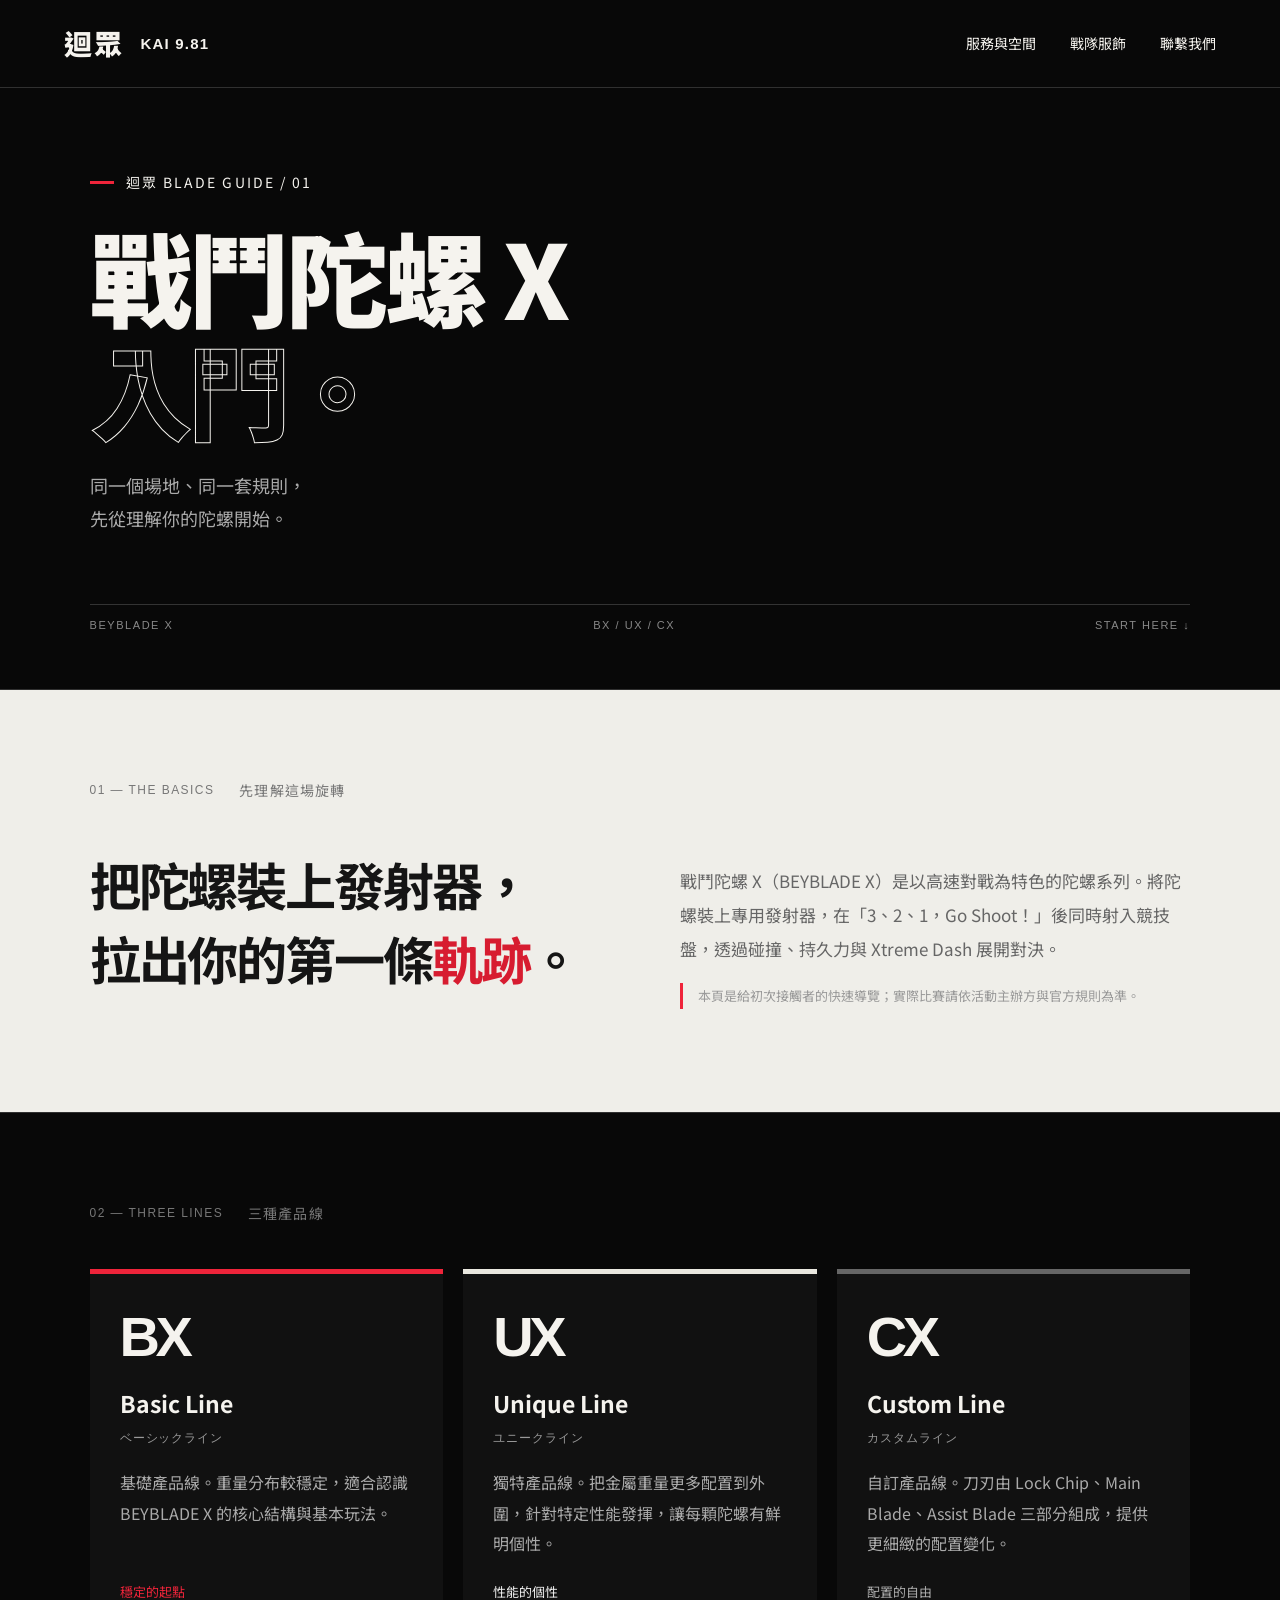
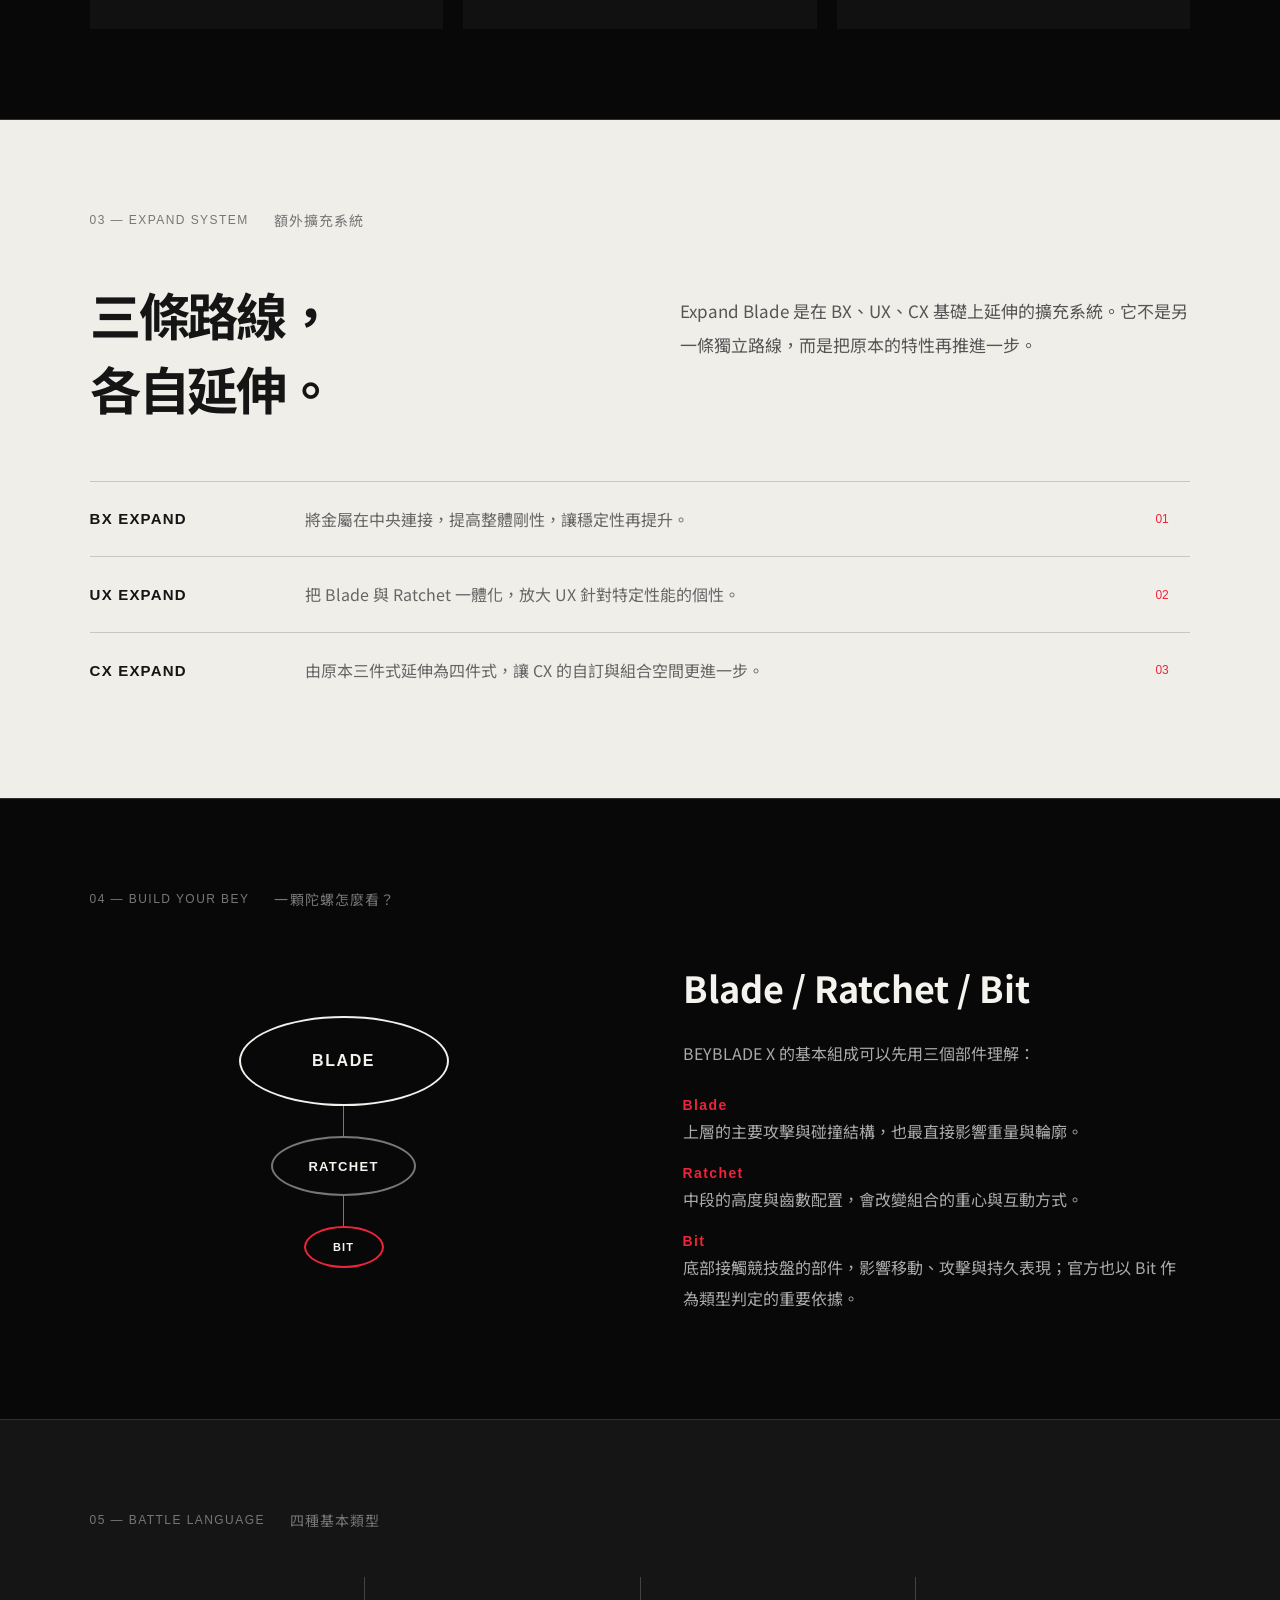
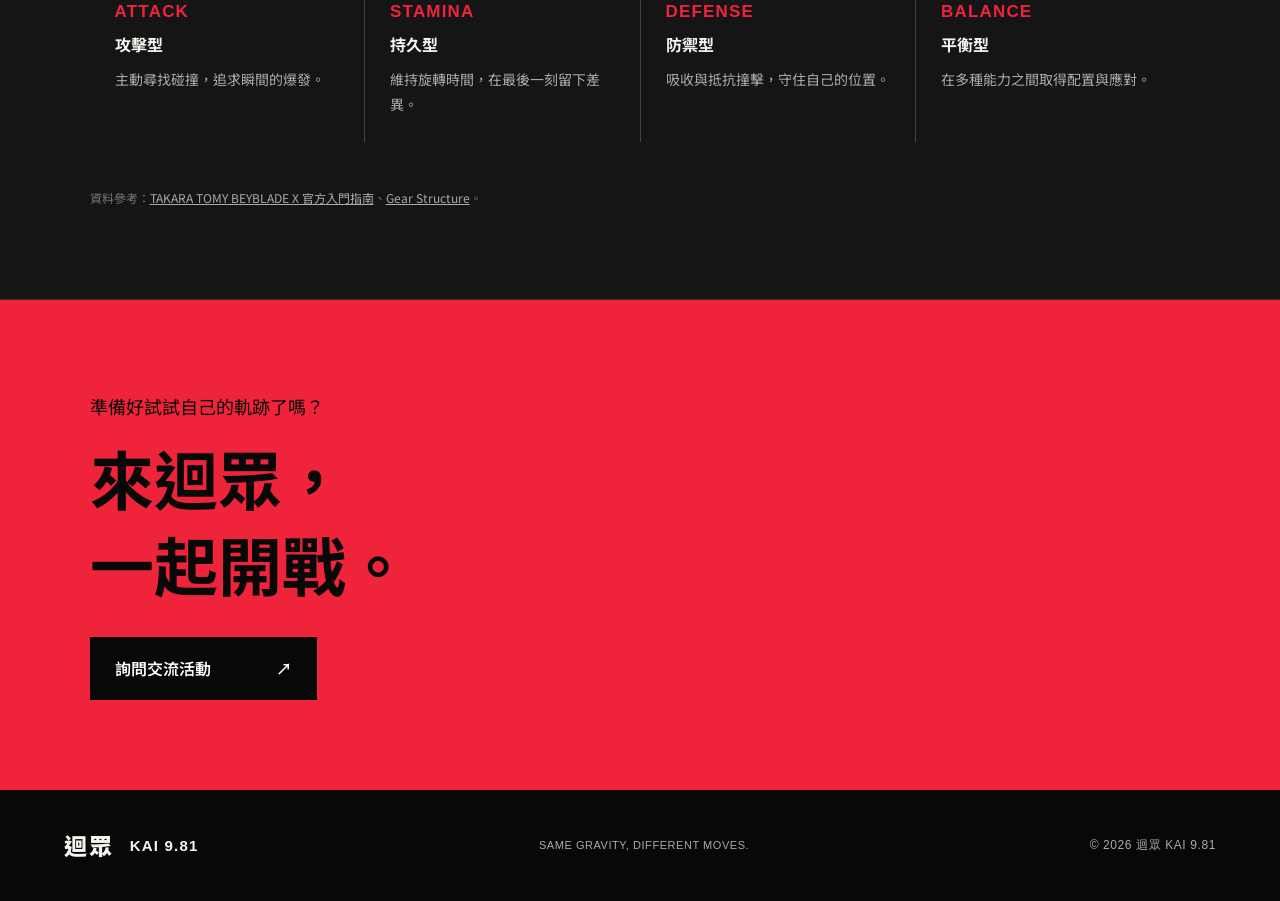
<file: guide.html>
<!doctype html><html lang="zh-Hant"><head><meta charset="utf-8"><meta name="viewport" content="width=device-width,initial-scale=1"><title>戰鬥陀螺 X 入門｜迴眾 KAI 9.81</title><meta name="description" content="用簡單方式認識 BEYBLADE X：BX、UX、CX 三條產品線、擴充系統與基本對戰概念。"><link rel="stylesheet" href="style.css"></head><body class="guide-page"><a class="skip" href="#main">跳至主要內容</a><header><a class="wordmark" href="index.html" aria-label="迴眾首頁">迴眾 <span>KAI 9.81</span></a><nav aria-label="主要導覽"><a href="index.html#services">服務與空間</a><a href="index.html#wear">戰隊服飾</a><a href="index.html#contact">聯繫我們</a></nav></header><main id="main"><section class="guide-hero"><p class="eyebrow"><span></span>迴眾 BLADE GUIDE / 01</p><h1>戰鬥陀螺 X<br><span class="outline">入門。</span></h1><p>同一個場地、同一套規則，<br>先從理解你的陀螺開始。</p><div class="guide-hero-meta"><span>BEYBLADE X</span><span>BX / UX / CX</span><span>START HERE ↓</span></div></section><section class="guide-intro"><div class="section-label">01 — THE BASICS <span>先理解這場旋轉</span></div><div class="guide-intro-grid"><h2>把陀螺裝上發射器，<br>拉出你的第一條<span class="red">軌跡</span>。</h2><div><p>戰鬥陀螺 X（BEYBLADE X）是以高速對戰為特色的陀螺系列。將陀螺裝上專用發射器，在「3、2、1，Go Shoot！」後同時射入競技盤，透過碰撞、持久力與 Xtreme Dash 展開對決。</p><p class="note">本頁是給初次接觸者的快速導覽；實際比賽請依活動主辦方與官方規則為準。</p></div></div></section><section class="lineups"><div class="section-label">02 — THREE LINES <span>三種產品線</span></div><div class="lineup-grid"><article class="lineup-card bx"><div class="lineup-code">BX</div><h2>Basic Line<br><span>ベーシックライン</span></h2><p>基礎產品線。重量分布較穩定，適合認識 BEYBLADE X 的核心結構與基本玩法。</p><div class="lineup-tag">穩定的起點</div></article><article class="lineup-card ux"><div class="lineup-code">UX</div><h2>Unique Line<br><span>ユニークライン</span></h2><p>獨特產品線。把金屬重量更多配置到外圍，針對特定性能發揮，讓每顆陀螺有鮮明個性。</p><div class="lineup-tag">性能的個性</div></article><article class="lineup-card cx"><div class="lineup-code">CX</div><h2>Custom Line<br><span>カスタムライン</span></h2><p>自訂產品線。刀刃由 Lock Chip、Main Blade、Assist Blade 三部分組成，提供更細緻的配置變化。</p><div class="lineup-tag">配置的自由</div></article></div></section><section class="expand"><div class="section-label">03 — EXPAND SYSTEM <span>額外擴充系統</span></div><div class="expand-head"><h2>三條路線，<br>各自延伸。</h2><p>Expand Blade 是在 BX、UX、CX 基礎上延伸的擴充系統。它不是另一條獨立路線，而是把原本的特性再推進一步。</p></div><div class="expand-list"><article><strong>BX EXPAND</strong><span>將金屬在中央連接，提高整體剛性，讓穩定性再提升。</span><b>01</b></article><article><strong>UX EXPAND</strong><span>把 Blade 與 Ratchet 一體化，放大 UX 針對特定性能的個性。</span><b>02</b></article><article><strong>CX EXPAND</strong><span>由原本三件式延伸為四件式，讓 CX 的自訂與組合空間更進一步。</span><b>03</b></article></div></section><section class="parts"><div class="section-label">04 — BUILD YOUR BEY <span>一顆陀螺怎麼看？</span></div><div class="parts-grid"><div class="parts-diagram"><div class="part-ring">BLADE</div><div class="part-line"></div><div class="part-ring small">RATCHET</div><div class="part-line"></div><div class="part-ring tiny">BIT</div></div><div><h2>Blade / Ratchet / Bit</h2><p>BEYBLADE X 的基本組成可以先用三個部件理解：</p><dl><dt>Blade</dt><dd>上層的主要攻擊與碰撞結構，也最直接影響重量與輪廓。</dd><dt>Ratchet</dt><dd>中段的高度與齒數配置，會改變組合的重心與互動方式。</dd><dt>Bit</dt><dd>底部接觸競技盤的部件，影響移動、攻擊與持久表現；官方也以 Bit 作為類型判定的重要依據。</dd></dl></div></div></section><section class="types"><div class="section-label">05 — BATTLE LANGUAGE <span>四種基本類型</span></div><div class="types-grid"><div><b>ATTACK</b><span>攻擊型</span><p>主動尋找碰撞，追求瞬間的爆發。</p></div><div><b>STAMINA</b><span>持久型</span><p>維持旋轉時間，在最後一刻留下差異。</p></div><div><b>DEFENSE</b><span>防禦型</span><p>吸收與抵抗撞擊，守住自己的位置。</p></div><div><b>BALANCE</b><span>平衡型</span><p>在多種能力之間取得配置與應對。</p></div></div><p class="guide-source">資料參考：<a href="https://beyblade.takaratomy.co.jp/beyblade-x/guide/" target="_blank" rel="noopener">TAKARA TOMY BEYBLADE X 官方入門指南</a>、<a href="https://beyblade.takaratomy.co.jp/gear/" target="_blank" rel="noopener">Gear Structure</a>。</p></section><section class="guide-cta"><p>準備好試試自己的軌跡了嗎？</p><h2>來迴眾，<br>一起開戰。</h2><a class="contact-button" href="mailto:kai.9.81.beyblade@gmail.com?subject=%E6%88%B0%E9%AC%A5%E9%99%80%E8%9E%BAX%E4%BA%A4%E6%B5%81">詢問交流活動 <span>↗</span></a></section></main><footer><a class="wordmark" href="index.html">迴眾 <span>KAI 9.81</span></a><p>SAME GRAVITY, DIFFERENT MOVES.</p><span>© 2026 迴眾 KAI 9.81</span></footer></body></html>
</file>
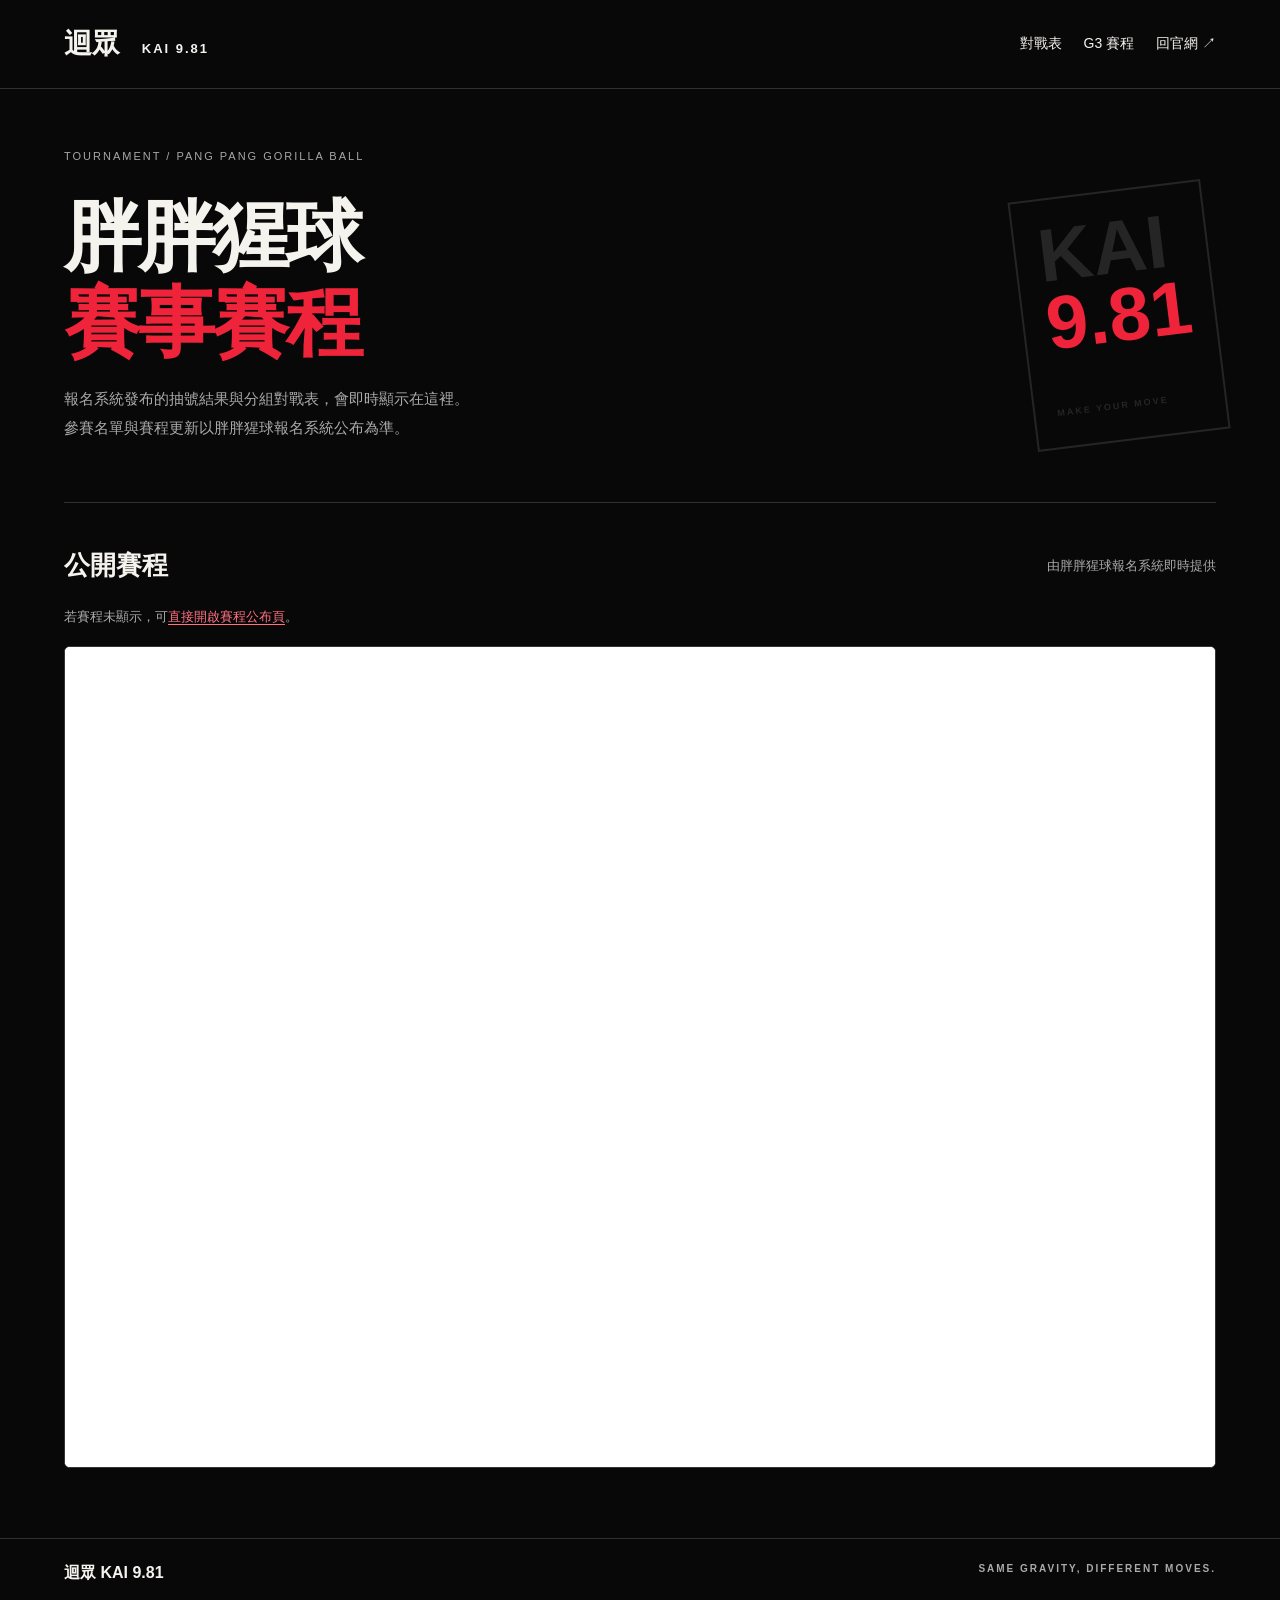
<file: pangschedule.html>
<!doctype html>
<html lang="zh-Hant">
<head>
  <meta charset="utf-8">
  <meta name="viewport" content="width=device-width,initial-scale=1">
  <meta name="referrer" content="no-referrer">
  <meta name="theme-color" content="#080808">
  <title>胖胖猩球賽程｜迴眾 KAI 9.81</title>
  <link rel="stylesheet" href="bracket.css?v=3">
  <style>
    .schedule-frame{overflow:hidden;border:1px solid #353535;border-radius:6px;background:#fff}
    .schedule-frame iframe{display:block;width:100%;height:calc(100vh - 120px);min-height:820px;border:0;background:#fff}
    .schedule-note{color:#aaa;font-size:13px;line-height:1.8;margin:12px 0 18px}
    .schedule-note a{color:#ff7080;text-decoration:underline;text-underline-offset:3px}
    @media(max-width:650px){.schedule-frame iframe{height:78vh;min-height:720px}}
  </style>
</head>
<body>
<header>
  <a class="brand" href="index.html">迴眾 <span>KAI 9.81</span></a>
  <nav>
    <a href="b/">對戰表</a>
    <a href="g3.html">G3 賽程</a>
    <a href="index.html">回官網 ↗</a>
  </nav>
</header>
<main>
  <section class="hero">
    <p class="eyebrow">TOURNAMENT / PANG PANG GORILLA BALL</p>
    <div class="hero-row">
      <div>
        <h1>胖胖猩球<br><em>賽事賽程</em></h1>
        <p class="intro">報名系統發布的抽號結果與分組對戰表，會即時顯示在這裡。<br>參賽名單與賽程更新以胖胖猩球報名系統公布為準。</p>
      </div>
      <div class="stamp">KAI<span>9.81</span><small>MAKE YOUR MOVE</small></div>
    </div>
  </section>
  <div class="section-head">
    <h2>公開賽程</h2>
    <span>由胖胖猩球報名系統即時提供</span>
  </div>
  <p class="schedule-note">若賽程未顯示，可<a href="https://beyblade-x-registration-202611.c04u41125.chatgpt.site/schedule" target="_blank" rel="noopener noreferrer">直接開啟賽程公布頁</a>。</p>
  <div class="schedule-frame">
    <iframe src="https://beyblade-x-registration-202611.c04u41125.chatgpt.site/schedule" title="胖胖猩球公開賽程" loading="eager" referrerpolicy="no-referrer"></iframe>
  </div>
</main>
<footer>迴眾 KAI 9.81 <span>SAME GRAVITY, DIFFERENT MOVES.</span></footer>
</body>
</html>
</file>
<file: style.css>
@import url('https://fonts.googleapis.com/css2?family=Noto+Sans+TC:wght@400;500;600;700;800;900&display=swap');
:root{--bg:#080808;--fg:#f5f3ee;--muted:#a5a5a5;--red:#ef243a;--line:#303030}*{box-sizing:border-box}html{scroll-behavior:smooth;scroll-padding-top:85px}body{margin:0;background:var(--bg);color:var(--fg);font-family:'Noto Sans TC',sans-serif;font-size:16px;line-height:1.8}a{color:inherit;text-decoration:none}a:focus-visible{outline:2px solid var(--red);outline-offset:7px}::selection{background:var(--red);color:white}.skip{position:fixed;top:-100px;background:var(--red);padding:10px;z-index:20}.skip:focus{top:10px}header{height:88px;padding:0 5%;display:flex;align-items:center;justify-content:space-between;border-bottom:1px solid var(--line);background:var(--bg)}.wordmark{font-size:28px;font-weight:900;letter-spacing:.08em;display:flex;align-items:center;gap:16px}.wordmark span{font-family:Arial,sans-serif;font-size:15px;letter-spacing:.08em;font-weight:700}nav{display:flex;gap:34px;font-size:14px}nav a:hover,.text-link:hover,.email:hover{color:var(--red)}.nav-contact{border-left:1px solid #555;padding-left:30px}.nav-contact span{margin-left:15px}.hero{min-height:740px;position:relative;padding:30px 5% 80px;overflow:hidden}.hero-top,.hero-bottom{display:flex;justify-content:space-between;font:11px/1.5 Arial,sans-serif;letter-spacing:.15em;color:var(--muted)}.hero-top{font-size:12px}.hero-copy{position:relative;z-index:2;width:56%;padding-top:56px;pointer-events:none}.hero-copy a{pointer-events:auto}.eyebrow{font-size:14px;letter-spacing:.15em;display:flex;align-items:center;gap:12px;margin:0 0 24px}.eyebrow span{display:inline-block;width:24px;height:3px;background:var(--red)}h1{font-size:clamp(54px,6.9vw,108px);font-weight:900;line-height:1.18;letter-spacing:-.035em;margin:0}.outline{color:transparent;-webkit-text-stroke:1px var(--fg)}.english{font:bold clamp(18px,2vw,28px)/1.2 Arial,sans-serif;letter-spacing:-.025em;margin:25px 0}.intro{font-size:16px;color:#bbb;line-height:1.9}.text-link{display:inline-flex;align-items:center;gap:58px;font-size:14px;border-bottom:1px solid #777;padding:14px 0 9px;margin-top:10px}.hero-art{position:absolute;right:0;top:110px;width:52%;height:560px;display:grid;place-items:center}.logo-window{width:min(95%,590px);aspect-ratio:1;position:relative;z-index:1;background:#000;border-radius:50%;overflow:hidden}.logo-window img{width:100%;height:auto;display:block;clip-path:polygon(0 0,100% 0,100% 89%,85% 89%,75% 100%,25% 100%,15% 89%,0 89%)}.cord{position:absolute;width:145%;height:9px;background:var(--red);transform:rotate(-38deg);left:-10%;top:52%;box-shadow:0 16px 0 #eee;opacity:.85}.cord-two{transform:rotate(37deg);height:3px;top:47%;opacity:.55;box-shadow:none}.art-note{position:absolute;right:8%;bottom:-20px;font:10px Arial,sans-serif;letter-spacing:.15em;color:#888}.hero-bottom{position:absolute;bottom:26px;left:5%;right:5%;font-size:12px}.statement-strip{display:flex;align-items:center;justify-content:space-around;gap:25px;overflow:hidden;white-space:nowrap;background:var(--red);color:#080808;padding:18px 3%;font-size:17px;font-weight:800;letter-spacing:.03em}.statement-strip b{color:#fff}.section{padding:95px 6%;border-bottom:1px solid var(--line)}.section-label{font:12px/1.8 Arial,sans-serif;letter-spacing:.12em;color:#a5a5a5;display:flex;gap:25px;margin-bottom:45px}.section-label span{font:14px 'Noto Sans TC',sans-serif;letter-spacing:.08em}.belief{display:grid;grid-template-columns:26% 74%;background:#efeee9;color:#151515}.belief .section-label{display:flex;flex-direction:column;gap:5px;color:#555}.belief h2,.visual-story h2{font-size:clamp(30px,3.3vw,50px);line-height:1.5;letter-spacing:-.035em;margin:0 0 38px;font-weight:800}.red{color:#d71c30}.two-column{display:grid;grid-template-columns:1fr 1fr;gap:50px}.two-column p{margin:0;line-height:2;color:#666}.belief-end{margin:30px 0 0;font-size:18px;font-weight:700}.identity-grid{display:grid;grid-template-columns:1fr 1fr 1fr}.identity article{padding:10px 38px 5px;border-left:1px solid var(--line)}.identity article:first-child{padding-left:0;border:0}.identity article:last-child{padding-right:0}.index{color:var(--red);font:14px Arial,sans-serif}.identity h2{font-size:75px;line-height:1.4;margin:22px 0 30px;display:flex;align-items:baseline;gap:15px}.identity h2 span{font:bold 12px Arial,sans-serif;letter-spacing:.1em;color:#888}.identity .gravity h2{font-family:Arial,sans-serif;font-size:80px;font-weight:700;letter-spacing:-.07em}.gravity h2 span{letter-spacing:0}.identity h3,.visual-story h3{font-size:18px;margin:0 0 15px}.identity p{font-size:15px;line-height:2;color:#aaa;margin:0}.visual-story{display:grid;grid-template-columns:26% 74%}.visual-story .section-label{display:flex;flex-direction:column;gap:5px}.visual-story p{color:#aaa;font-size:15px}.small-line{display:inline-block;vertical-align:middle;width:20px;height:3px;background:var(--red);margin-right:10px}.small-ring{display:inline-block;vertical-align:middle;width:15px;height:15px;border:2px solid #ddd;border-radius:50%;margin-right:10px}.contact{background:var(--red);color:#080808;display:grid;grid-template-columns:26% 74%;border:none}.contact .section-label{color:#191919;flex-direction:column;gap:5px}.contact-body>p{font-size:18px;margin:0 0 16px}.contact h2{font-size:clamp(36px,4.5vw,68px);line-height:1.4;font-weight:900;letter-spacing:-.04em;margin:0 0 35px}.contact-button{display:inline-flex;align-items:center;gap:65px;background:#080808;color:#fff;padding:17px 25px;font-weight:600;transition:background .2s,transform .2s}.contact-button:hover{background:#252525;transform:translateY(-2px)}.contact a:focus-visible{outline-color:#000}.email{display:block;width:fit-content;margin-top:16px;font:14px Arial,sans-serif}.email:hover{color:#fff}footer{padding:35px 5%;display:flex;align-items:center;justify-content:space-between;gap:20px}footer .wordmark{font-size:23px}footer p,footer>span{font:11px/1.5 Arial,sans-serif;color:#aaa;letter-spacing:.05em}footer>span{font-size:12px}
@media(min-width:1600px){.hero{min-height:850px}.hero-art{right:5%;top:150px}.hero-copy{padding-top:80px}}@media(max-width:1000px){.hero{min-height:680px}.hero-copy{padding-top:45px}.hero-art{top:120px;height:450px}.belief,.visual-story,.contact{grid-template-columns:1fr}.belief .section-label,.visual-story .section-label,.contact .section-label{flex-direction:row;gap:24px}.identity article{padding:10px 23px}.identity h2{font-size:60px;flex-wrap:wrap;gap:6px}.identity .gravity h2{font-size:63px}.two-column{gap:30px}footer p{display:none}}@media(max-width:640px){header{height:76px;padding:0 6%}.wordmark{font-size:24px;gap:9px}.wordmark span{font-size:12px}nav{gap:0}nav>a:not(.nav-contact){display:none}.nav-contact{border:0;padding:0;font-size:13px}.nav-contact span{margin-left:6px}.hero{padding:23px 6% 75px;min-height:auto}.hero-top{font-size:10px;letter-spacing:.08em}.hero-top span:last-child{display:none}.hero-copy{width:100%;padding-top:40px}.eyebrow{font-size:12px;margin-bottom:20px}h1{font-size:clamp(49px,12.5vw,76px)}.english{font-size:21px;margin:22px 0}.intro{font-size:15px}.hero-art{position:relative;width:100%;height:auto;aspect-ratio:1;top:auto;right:auto;margin:20px 0 30px}.logo-window{width:95%;max-width:450px}.art-note{bottom:-12px;right:2%;font-size:9px}.hero-bottom{left:6%;right:6%;font-size:10px;letter-spacing:.05em}.statement-strip{justify-content:flex-start;padding:16px 6%;font-size:14px;gap:22px}.section{padding:60px 7%}.section-label{font-size:10px;gap:17px!important;margin-bottom:28px}.section-label span{font-size:12px}.belief h2,.visual-story h2{font-size:30px;margin-bottom:25px}.two-column{grid-template-columns:1fr;gap:22px}.two-column p{font-size:15px}.identity-grid{grid-template-columns:1fr}.identity article,.identity article:first-child,.identity article:last-child{padding:28px 0;border-left:none;border-bottom:1px solid var(--line)}.identity article:first-child{padding-top:0}.identity article:last-child{padding-bottom:0;border-bottom:none}.identity h2{font-size:60px;margin:8px 0 15px;gap:18px}.identity .gravity h2{font-size:68px}.identity h3{font-size:17px}.contact h2{font-size:38px}.contact-body>p{font-size:16px}.contact-button{width:100%;justify-content:space-between}footer{align-items:flex-start;padding:28px 7%;flex-direction:column;gap:16px}footer>span{font-size:11px}}
@media(prefers-reduced-motion:reduce){html{scroll-behavior:auto}*{transition:none!important}}
.guide-hero{padding:82px 7% 58px;background:#080808;min-height:490px;position:relative;border-bottom:1px solid var(--line)}.guide-hero h1{font-size:clamp(52px,8vw,112px);line-height:1.1;margin:20px 0 25px}.guide-hero>p:not(.eyebrow){font-size:18px;color:#aaa}.guide-hero-meta{display:flex;justify-content:space-between;border-top:1px solid #333;margin-top:70px;padding-top:14px;font:11px Arial,sans-serif;letter-spacing:.14em;color:#888}.guide-intro,.lineups,.expand,.parts,.types{padding:90px 7%;border-bottom:1px solid var(--line)}.guide-intro{background:#efeee9;color:#151515}.guide-intro .section-label,.lineups .section-label,.expand .section-label,.parts .section-label,.types .section-label{color:#777}.guide-intro-grid,.expand-head{display:grid;grid-template-columns:1fr 1fr;gap:80px}.guide-intro h2,.expand-head h2{font-size:clamp(32px,4vw,58px);line-height:1.45;margin:0;letter-spacing:-.04em}.guide-intro-grid p,.expand-head p{color:#666;font-size:17px;line-height:2}.note{font-size:13px!important;color:#999!important;border-left:3px solid var(--red);padding-left:15px}.lineup-grid{display:grid;grid-template-columns:repeat(3,1fr);gap:20px}.lineup-card{min-height:360px;padding:30px;background:#111;border-top:5px solid var(--red);position:relative}.lineup-card.ux{border-color:#e9e7df}.lineup-card.cx{border-color:#666}.lineup-code{font:700 56px Arial,sans-serif;letter-spacing:-.08em}.lineup-card h2{font-size:23px;line-height:1.25;margin:20px 0}.lineup-card h2 span{font:12px Arial,sans-serif;color:#999;letter-spacing:.08em}.lineup-card p{color:#aaa;line-height:1.9}.lineup-tag{position:absolute;bottom:26px;color:var(--red);font-size:13px}.ux .lineup-tag{color:#eee}.cx .lineup-tag{color:#aaa}.expand{background:#efeee9;color:#151515}.expand-head p{color:#555}.expand-list{margin-top:55px}.expand-list article{display:grid;grid-template-columns:190px 1fr 35px;gap:25px;align-items:center;border-top:1px solid #c8c7c2;padding:23px 0}.expand-list strong{font:700 15px Arial,sans-serif;letter-spacing:.08em}.expand-list span{color:#666}.expand-list b{font:normal 12px Arial;color:var(--red)}.parts-grid{display:grid;grid-template-columns:1fr 1fr;gap:85px;align-items:center}.parts-grid h2{font-size:36px;margin:0 0 18px}.parts-grid p,.parts-grid dd{color:#aaa;line-height:1.9}.parts-grid dl{margin-top:28px}.parts-grid dt{font:bold 14px Arial;color:var(--red);letter-spacing:.1em;margin-top:19px}.parts-grid dd{margin:3px 0 0 0}.parts-diagram{display:flex;flex-direction:column;align-items:center}.part-ring{width:210px;height:90px;border:2px solid #f2f0eb;border-radius:50%;display:grid;place-items:center;font:bold 16px Arial;letter-spacing:.1em}.part-ring.small{width:145px;height:60px;border-color:#777;font-size:13px}.part-ring.tiny{width:80px;height:42px;border-color:var(--red);font-size:11px}.part-line{height:30px;border-left:1px solid #777}.types{background:#151515}.types-grid{display:grid;grid-template-columns:repeat(4,1fr);gap:1px;background:#444}.types-grid>div{background:#151515;padding:25px;min-height:160px}.types-grid b{display:block;font:bold 17px Arial;color:var(--red);letter-spacing:.07em}.types-grid span{display:block;margin:8px 0;font-weight:700}.types-grid p{font-size:14px;color:#aaa;margin:0;line-height:1.8}.guide-source{font-size:12px;color:#777;margin:45px 0 0}.guide-source a{color:#aaa;text-decoration:underline}.guide-cta{padding:90px 7%;background:var(--red);color:#080808}.guide-cta p{font-size:18px;margin:0}.guide-cta h2{font-size:clamp(40px,5vw,72px);line-height:1.35;margin:12px 0 30px}.guide-cta .contact-button{background:#080808;color:#fff}@media(max-width:760px){.guide-hero{padding:58px 7% 35px;min-height:420px}.guide-hero-meta{margin-top:50px;gap:10px;font-size:9px}.guide-intro-grid,.expand-head,.parts-grid{grid-template-columns:1fr;gap:30px}.guide-intro,.lineups,.expand,.parts,.types{padding:62px 7%}.lineup-grid{grid-template-columns:1fr}.lineup-card{min-height:280px}.lineup-tag{position:static;margin-top:25px}.expand-list article{grid-template-columns:1fr 28px;gap:10px}.expand-list article span{grid-column:1/-1;grid-row:2}.types-grid{grid-template-columns:1fr 1fr}.parts-grid{gap:50px}.guide-page nav a:not(:last-child){display:none}}
.lookbook{padding-top:75px}.lookbook-heading{display:flex;align-items:flex-end;justify-content:space-between;gap:30px;margin-bottom:38px}.lookbook-heading h2{font-size:clamp(36px,4.6vw,68px);line-height:1.35;letter-spacing:-.035em;margin:0;font-weight:900}.lookbook-heading p{color:#aaa;font-size:16px;margin:0 0 8px}.campaign{margin:0}.campaign img{width:100%;height:auto;aspect-ratio:3/2;object-fit:cover;display:block;background:#171717}.campaign figcaption{display:flex;justify-content:space-between;gap:18px;font-size:12px;color:#888;padding:12px 0;letter-spacing:.04em}.wear-grid{display:grid;grid-template-columns:1fr 1fr;gap:65px;margin-top:32px}.wear-type{font:12px Arial,sans-serif;letter-spacing:.13em;color:var(--red)}.wear-grid h3{font-size:26px;margin:12px 0}.wear-grid h3 span{font:11px Arial,sans-serif;color:#888;margin-left:18px;letter-spacing:.1em}.wear-grid p{font-size:16px;color:#aaa;margin:0;line-height:1.9}.wear-actions{display:flex;gap:45px;margin-top:30px}@media(max-width:640px){.lookbook-heading{display:block}.lookbook-heading p{margin:20px 0 0;font-size:15px}.campaign img{aspect-ratio:4/5;object-position:50% center}.campaign figcaption{flex-direction:column;gap:3px;font-size:11px}.wear-grid{grid-template-columns:1fr;gap:30px}.wear-grid h3{font-size:23px}.wear-actions{gap:25px;flex-wrap:wrap}.wear-actions .text-link{gap:20px}.lookbook .section-label{flex-direction:column;gap:4px!important}}
.services{background:#efeee9;color:#151515}.services .section-label{color:#555}.services-title{display:flex;justify-content:space-between;gap:30px;align-items:flex-end;margin-bottom:45px}.services h2{font-size:clamp(32px,3.8vw,55px);line-height:1.45;letter-spacing:-.035em;margin:0;font-weight:900}.services-title>p{color:#666;font-size:16px}.service-list article{display:grid;grid-template-columns:60px 1fr auto;align-items:center;gap:30px;padding:30px 0;border-top:1px solid #c9c8c3}.service-number{font:22px Arial,sans-serif;color:#d71c30}.service-list h3{font-size:24px;margin:0 0 6px}.service-list p{color:#666;margin:0;font-size:16px}.service-list a{font-size:14px;border-bottom:1px solid #888;padding:10px 0}.service-list a span{margin-left:20px}.service-list a:hover{color:#d71c30}.location{border-top:1px solid #a51727;margin-top:38px;padding-top:25px;display:grid;grid-template-columns:1fr auto;gap:4px 25px}.location>span{font-size:13px;grid-column:1/-1}.location address{font-style:normal;font-size:20px;font-weight:600}.location a{font-size:14px;border-bottom:1px solid #171717;align-self:center}.location a:hover{color:#fff}@media(max-width:640px){.services-title{display:block}.services-title>p{margin-top:22px;font-size:15px}.service-list article{grid-template-columns:30px 1fr;gap:15px}.service-list h3{font-size:22px}.service-list p{font-size:15px}.service-list a{grid-column:2;width:fit-content}.location{grid-template-columns:1fr;gap:8px}.location a{width:fit-content}.location address{font-size:19px}}
.rep-grid{display:grid;grid-template-columns:repeat(4,1fr);gap:16px}.rep-grid article{background:#171717;padding:18px;min-height:330px}.rep-grid img{display:block;width:calc(100% + 36px);height:150px;object-fit:contain;background:#0d0d0d;margin:-18px -18px 18px}.rep-grid article>span{font:12px Arial;color:var(--red);letter-spacing:.1em}.rep-grid h3{font-size:21px;margin:9px 0}.rep-grid h3 small{display:block;color:#777;font:11px Arial;margin-top:3px}.rep-grid p{font-size:14px;color:#aaa;line-height:1.8}.rep-grid em{font:10px Arial;color:#888;letter-spacing:.08em}.catalog-tabs{display:flex;gap:10px;margin-bottom:25px}.catalog-tabs a{border:1px solid #444;padding:8px 18px;font:12px Arial;letter-spacing:.08em}.catalog-tabs a:hover{background:var(--red);color:#080808}.catalog-expand{padding:90px 7%;background:#efeee9;color:#151515}.catalog-expand .section-label{color:#777}.catalog-expand h2{font-size:clamp(38px,5vw,70px);line-height:1.35;margin:0 0 35px}.catalog-page .catalog-intro{background:#efeee9;color:#151515;padding:90px 7%;border-bottom:1px solid #ccc}.catalog-page .catalog-intro .section-label{color:#777}.catalog-page .catalog-lines,.catalog-page .representatives{padding:90px 7%;border-bottom:1px solid var(--line)}@media(max-width:760px){.rep-grid{grid-template-columns:1fr 1fr}.rep-grid article{min-height:290px}.rep-grid img{height:125px}.catalog-tabs{overflow:auto}.catalog-page .catalog-intro,.catalog-page .catalog-lines,.catalog-page .representatives,.catalog-expand{padding:62px 7%}}
@media(max-width:640px){header nav{display:flex;gap:12px;align-items:center}header nav>a:nth-child(1),header nav>a:nth-child(2),header nav>.nav-contact{display:inline-block!important}header nav>a:nth-child(3):not(.nav-contact),header nav>a:nth-child(4){display:none!important}header nav>a:nth-child(1),header nav>a:nth-child(2){font-size:10px;white-space:nowrap}.guide-page header nav>a{display:inline-block!important;font-size:10px;white-space:nowrap}.guide-page header nav>a:nth-child(2){display:none!important}}
</file>
<file: bracket.css>
*{box-sizing:border-box}:root{color-scheme:dark;font-family:Arial,"Microsoft JhengHei",sans-serif;background:#080808;color:#f5f3ee}body{margin:0}a{color:inherit;text-decoration:none}button,input,textarea{font:inherit}button,a,input,textarea{outline-offset:5px}button{cursor:pointer;border:1px solid #494949;background:#191919;color:#fff;padding:11px 16px;border-radius:4px}button:hover{border-color:#ef243a}button:disabled{opacity:.5;cursor:wait}.primary{background:#e52238;border-color:#e52238}header{padding:25px 5%;border-bottom:1px solid #303030;display:flex;align-items:center;justify-content:space-between;gap:20px}.brand{font-size:28px;font-weight:900}.brand span{font-size:13px;margin-left:14px;letter-spacing:2px}nav{display:flex;gap:22px;font-size:14px}main{max-width:1500px;margin:auto;padding:0 5% 70px}.hero{padding:50px 0 45px;border-bottom:1px solid #303030;margin-bottom:35px}.eyebrow{font-size:11px;letter-spacing:2px;color:#a7a7a7}.hero-row{display:flex;justify-content:space-between;align-items:center}h1{font-size:clamp(44px,6vw,78px);line-height:1.12;margin:20px 0;letter-spacing:-3px}h1 em{color:#ef243a;font-style:normal}.intro{font-size:15px;color:#aaa;line-height:1.9}.stamp{font-size:75px;font-weight:900;color:#252525;line-height:.9;transform:rotate(-7deg);border:2px solid #252525;padding:22px}.stamp span{display:block;color:#ef243a}.stamp small{font-size:9px;letter-spacing:2px}.section-head{display:flex;align-items:center;justify-content:space-between;gap:24px}.section-head h2{font-size:26px;margin:10px 0;overflow-wrap:anywhere}.section-head>span,#meta,.hint{color:#aaa;font-size:13px;line-height:1.8}.actions{display:flex;gap:9px;flex-wrap:wrap}.events{display:grid;grid-template-columns:repeat(auto-fit,minmax(260px,1fr));gap:14px;margin:24px 0}.event,aside,form#setup{border:1px solid #353535;border-radius:6px;padding:25px;background:#131313}.event:hover{border-color:#ef243a}.event h3{overflow-wrap:anywhere}.event p{font-size:12px;color:#aaa}aside{margin-top:36px;max-width:800px;line-height:1.9}code{color:#ff7080}label{display:block;margin:18px 0;font-size:14px}input,textarea{display:block;width:100%;padding:12px;border:1px solid #555;border-radius:4px;background:#080808;color:#fff;margin-top:9px}form#setup{max-width:700px;margin:24px 0}#status{padding:18px 0;line-height:1.8;color:#bcbcbc;font-size:14px}.board{display:flex;gap:32px;overflow:auto;padding:25px 4px 35px;min-height:100px}.round{min-width:250px;display:flex;flex-direction:column}.round h3{font-size:12px;letter-spacing:2px;color:#bbb;margin:0 0 20px}.matches{display:flex;flex-direction:column;justify-content:space-around;gap:16px;flex:1}.match{border:1px solid #414141;background:#141414;border-radius:5px;position:relative;min-height:115px;padding:10px}.match:after{content:"";position:absolute;right:-33px;width:32px;top:50%;border-top:1px solid #555}.round:last-child .match:after{display:none}.match small{display:block;color:#929292;font-size:10px;margin-bottom:8px}.player{display:flex;justify-content:space-between;gap:12px;padding:7px 5px;max-width:235px;font-size:14px}.player span{overflow-wrap:anywhere}.player.win{background:#412029;color:#ffbdc4;border-radius:3px}.match button{font-size:11px;padding:5px 9px;margin-top:7px;width:100%}.champion{margin:24px 0;padding:24px;background:#ef243a;color:white;font-size:24px;font-weight:bold;border-radius:5px}footer{padding:24px 5%;border-top:1px solid #303030;font-weight:bold}footer span{float:right;font-size:10px;color:#aaa;letter-spacing:2px}dialog{max-width:480px;width:calc(100% - 32px);border:1px solid #555;border-radius:9px;background:#151515;color:#fff;padding:25px}dialog::backdrop{background:#000b}#score-error{color:#ff9ca6}body[aria-busy=true] #board button{pointer-events:none;opacity:.5}[hidden]{display:none!important}@media(max-width:650px){.stamp{display:none}.section-head{align-items:start;flex-direction:column;gap:10px}.hero{padding:32px 0}.brand{font-size:22px}.brand span{font-size:10px;margin-left:7px}header{padding:20px 5%}nav{font-size:12px;gap:12px}.round{min-width:225px}footer span{float:none;display:block;margin-top:10px}}@media print{header,footer,.hero,.actions,#setup,#status,.match button,.hint{display:none!important}:root{color-scheme:light;background:white;color:black}main{max-width:none;padding:0}.board{overflow:visible;gap:15px}.round{min-width:180px}.match{break-inside:avoid;background:white;color:black;border-color:#999}.match:after{width:15px;right:-16px}.player.win{background:#eee;color:black}.section-head{display:block}.champion{background:#eee;color:black}}

#viewport{width:100%;overflow:auto;min-height:200px;max-height:85vh;margin-top:20px}#canvas{position:relative}.board{width:max-content;overflow:visible;transform-origin:top left;gap:32px;padding:10px 4px 20px}.round{width:250px;flex:none}.match button.player{display:flex;text-align:left;font-size:14px;padding:7px 5px;margin:0;background:transparent;border:1px solid transparent;cursor:pointer}.match button.player:hover{border-color:#ef243a;background:#35151a}.match button.player.win{background:#412029}.match button.undo{font-size:10px;width:auto;display:block;margin-top:6px}.view-tools{align-items:center;margin-top:20px}.view-tools label{display:flex;align-items:center;gap:10px;margin:0}.view-tools input{display:inline;width:140px;margin:0}.view-tools output{min-width:45px}#tournament:fullscreen{background:#080808;padding:20px;overflow:auto}#tournament:fullscreen #viewport{max-height:calc(100vh - 200px)}@media print{#viewport{overflow:visible;max-height:none}#canvas{width:auto!important;height:auto!important}.board{transform:none!important}.match button.player{display:flex!important;color:black}.view-tools{display:none!important}}

.viewing-bracket .hero{display:none}.viewing-bracket #tournament{padding-top:25px}#canvas{margin-inline:auto}
</file>
